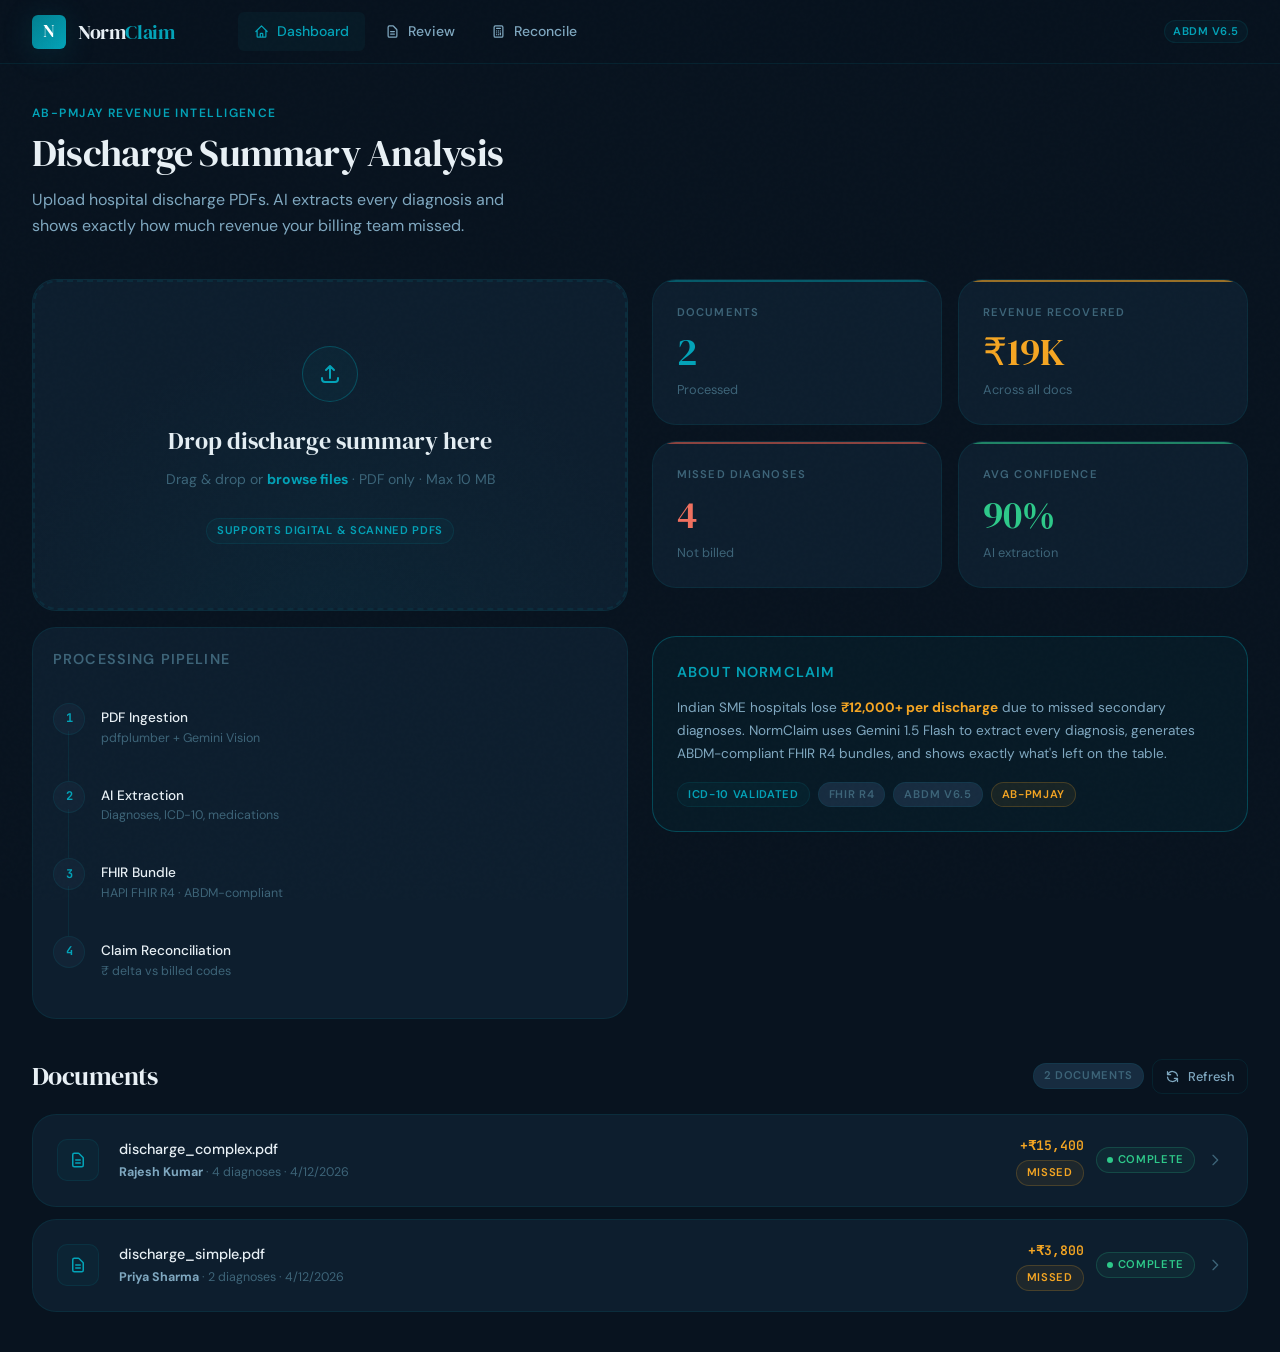
<file: web-dashboard/index.html>
<!DOCTYPE html>
<html lang="en">
<head>
  <meta charset="UTF-8" />
  <meta name="viewport" content="width=device-width, initial-scale=1.0" />
  <title>NormClaim — Revenue Recovery Dashboard</title>
  <link rel="stylesheet" href="assets/style.css" />
  <style>
    /* Page-specific overrides */
    .hero-grid {
      display: grid;
      grid-template-columns: 1fr 1fr;
      gap: var(--sp-6);
      align-items: start;
      margin-bottom: var(--sp-10);
    }
    .upload-card { position: relative; }
    .side-stats { display: flex; flex-direction: column; gap: var(--sp-4); }
    .pipeline-steps {
      display: flex;
      flex-direction: column;
      gap: 0;
      margin-top: var(--sp-4);
    }
    .pipe-step {
      display: flex;
      align-items: flex-start;
      gap: var(--sp-4);
      padding: var(--sp-4) 0;
      position: relative;
    }
    .pipe-step:not(:last-child)::after {
      content: '';
      position: absolute;
      left: 15px; top: 44px;
      width: 1px; height: calc(100% - 12px);
      background: var(--border-subtle);
    }
    .pipe-num {
      width: 32px; height: 32px;
      border-radius: 50%;
      background: var(--bg-elevated);
      border: 1px solid var(--border-subtle);
      display: flex; align-items: center; justify-content: center;
      font-size: 0.75rem; font-weight: 700;
      color: var(--teal-bright);
      flex-shrink: 0;
      font-family: var(--font-mono);
    }
    .pipe-step.active .pipe-num {
      background: var(--teal);
      border-color: var(--teal);
      color: #fff;
      box-shadow: var(--shadow-teal);
    }
    .pipe-text { padding-top: 4px; }
    .pipe-label { font-size: 0.85rem; font-weight: 500; color: var(--text-primary); }
    .pipe-sub   { font-size: 0.78rem; color: var(--text-muted); }

    /* Uploading progress overlay */
    .upload-progress {
      display: none;
      position: absolute;
      inset: 0;
      background: var(--bg-surface);
      border-radius: var(--r-xl);
      flex-direction: column;
      align-items: center;
      justify-content: center;
      gap: var(--sp-5);
      padding: var(--sp-10);
    }
    .upload-progress.visible { display: flex; }
    .progress-label { font-size: 0.875rem; color: var(--text-secondary); }
    .progress-percent { font-family: var(--font-mono); color: var(--teal-bright); }

    /* Documents section */
    .doc-list { display: flex; flex-direction: column; gap: var(--sp-3); }
    .section-header {
      display: flex;
      align-items: center;
      justify-content: space-between;
      margin-bottom: var(--sp-5);
    }
    .section-header h2 { margin: 0; }

    /* Claim bar on doc item */
    .doc-claim-bar {
      display: flex; flex-direction: column; align-items: flex-end; gap: 4px;
      flex-shrink: 0;
    }
    .doc-claim-amount {
      font-family: var(--font-mono);
      font-size: 0.82rem;
      font-weight: 600;
      color: var(--gold);
    }

    @media (max-width: 900px) {
      .hero-grid { grid-template-columns: 1fr; }
    }
  </style>
</head>
<body>

<!-- ── Navigation ─────────────────────────────────────────────── -->
<nav class="nav">
  <a href="index.html" class="nav-logo">
    <div class="nav-logo-mark">N</div>
    <span class="nav-logo-text">Norm<span>Claim</span></span>
  </a>
  <div class="nav-links">
    <a href="index.html" class="nav-link active">
      <svg fill="none" stroke="currentColor" viewBox="0 0 24 24"><path stroke-linecap="round" stroke-linejoin="round" stroke-width="2" d="M3 12l2-2m0 0l7-7 7 7M5 10v10a1 1 0 001 1h3m10-11l2 2m-2-2v10a1 1 0 01-1 1h-3m-6 0a1 1 0 001-1v-4a1 1 0 011-1h2a1 1 0 011 1v4a1 1 0 001 1m-6 0h6"/></svg>
      Dashboard
    </a>
    <a href="review.html" class="nav-link">
      <svg fill="none" stroke="currentColor" viewBox="0 0 24 24"><path stroke-linecap="round" stroke-linejoin="round" stroke-width="2" d="M9 12h6m-6 4h6m2 5H7a2 2 0 01-2-2V5a2 2 0 012-2h5.586a1 1 0 01.707.293l5.414 5.414a1 1 0 01.293.707V19a2 2 0 01-2 2z"/></svg>
      Review
    </a>
    <a href="reconcile.html" class="nav-link">
      <svg fill="none" stroke="currentColor" viewBox="0 0 24 24"><path stroke-linecap="round" stroke-linejoin="round" stroke-width="2" d="M9 7h6m0 10v-3m-3 3h.01M9 17h.01M9 14h.01M12 14h.01M15 11h.01M12 11h.01M9 11h.01M7 21h10a2 2 0 002-2V5a2 2 0 00-2-2H7a2 2 0 00-2 2v14a2 2 0 002 2z"/></svg>
      Reconcile
    </a>
  </div>
  <div class="nav-spacer"></div>
  <span class="nav-badge">ABDM v6.5</span>
</nav>

<!-- ── Main Content ────────────────────────────────────────────── -->
<main class="page-wrapper">

  <!-- Page header -->
  <div class="page-header animate-in">
    <div class="eyebrow">AB-PMJAY Revenue Intelligence</div>
    <h1>Discharge Summary Analysis</h1>
    <p>Upload hospital discharge PDFs. AI extracts every diagnosis and shows exactly how much revenue your billing team missed.</p>
  </div>

  <!-- Upload + side panel -->
  <div class="hero-grid">

    <!-- Upload card -->
    <div class="animate-in-delay-1">
      <div class="upload-card card" style="padding:0; overflow:hidden;">
        <div id="uploadZone" class="upload-zone" onclick="document.getElementById('fileInput').click()">
          <div class="upload-icon">
            <svg width="24" height="24" fill="none" stroke="currentColor" viewBox="0 0 24 24">
              <path stroke-linecap="round" stroke-linejoin="round" stroke-width="2" d="M4 16v1a3 3 0 003 3h10a3 3 0 003-3v-1m-4-8l-4-4m0 0L8 8m4-4v12"/>
            </svg>
          </div>
          <div class="upload-title">Drop discharge summary here</div>
          <p class="upload-sub">Drag &amp; drop or <strong>browse files</strong> · PDF only · Max 10 MB</p>
          <br>
          <span class="badge badge-teal">Supports digital &amp; scanned PDFs</span>
        </div>

        <!-- Progress overlay -->
        <div class="upload-progress" id="uploadProgress">
          <div class="spinner" style="width:40px;height:40px;border-width:3px;"></div>
          <div style="text-align:center;">
            <div id="progressLabel" class="progress-label">Uploading document…</div>
            <div id="progressPercent" class="progress-percent">0%</div>
          </div>
          <div class="w-full" style="max-width:280px;">
            <div class="progress-bar-wrap">
              <div class="progress-bar-fill" id="progressFill" style="width:0%"></div>
            </div>
          </div>
          <p class="text-muted" style="font-size:0.78rem; text-align:center; max-width:260px;">
            Gemini 1.5 Flash is reading all diagnoses including secondary &amp; comorbidities
          </p>
        </div>

        <input type="file" id="fileInput" accept=".pdf" class="sr-only" onchange="handleFileSelect(event)" />
      </div>

      <!-- Pipeline steps -->
      <div class="card mt-4" style="padding: var(--sp-5)">
        <h4 class="mb-3" style="color:var(--text-muted);">Processing Pipeline</h4>
        <div class="pipeline-steps">
          <div class="pipe-step" id="step1">
            <div class="pipe-num">1</div>
            <div class="pipe-text">
              <div class="pipe-label">PDF Ingestion</div>
              <div class="pipe-sub">pdfplumber + Gemini Vision</div>
            </div>
          </div>
          <div class="pipe-step" id="step2">
            <div class="pipe-num">2</div>
            <div class="pipe-text">
              <div class="pipe-label">AI Extraction</div>
              <div class="pipe-sub">Diagnoses, ICD-10, medications</div>
            </div>
          </div>
          <div class="pipe-step" id="step3">
            <div class="pipe-num">3</div>
            <div class="pipe-text">
              <div class="pipe-label">FHIR Bundle</div>
              <div class="pipe-sub">HAPI FHIR R4 · ABDM-compliant</div>
            </div>
          </div>
          <div class="pipe-step" id="step4">
            <div class="pipe-num">4</div>
            <div class="pipe-text">
              <div class="pipe-label">Claim Reconciliation</div>
              <div class="pipe-sub">₹ delta vs billed codes</div>
            </div>
          </div>
        </div>
      </div>
    </div>

    <!-- Side stats -->
    <div class="side-stats animate-in-delay-2">
      <div class="stats-grid" style="grid-template-columns:1fr 1fr;">
        <div class="stat-card teal">
          <div class="stat-label">Documents</div>
          <div class="stat-value teal" id="statDocs">—</div>
          <div class="stat-sub">Processed</div>
        </div>
        <div class="stat-card gold">
          <div class="stat-label">Revenue Recovered</div>
          <div class="stat-value gold" id="statRevenue">—</div>
          <div class="stat-sub">Across all docs</div>
        </div>
        <div class="stat-card red">
          <div class="stat-label">Missed Diagnoses</div>
          <div class="stat-value red" id="statMissed">—</div>
          <div class="stat-sub">Not billed</div>
        </div>
        <div class="stat-card green">
          <div class="stat-label">Avg Confidence</div>
          <div class="stat-value green" id="statConf">—</div>
          <div class="stat-sub">AI extraction</div>
        </div>
      </div>

      <!-- Info card -->
      <div class="card" style="background: var(--teal-faint); border-color: var(--border-active);">
        <h4 class="mb-3 text-teal">About NormClaim</h4>
        <p style="font-size:0.85rem; line-height:1.7;">
          Indian SME hospitals lose <strong style="color:var(--gold);">₹12,000+ per discharge</strong> due to missed secondary diagnoses.
          NormClaim uses Gemini 1.5 Flash to extract every diagnosis, generates ABDM-compliant FHIR R4 bundles,
          and shows exactly what's left on the table.
        </p>
        <div class="flex gap-2 mt-4" style="flex-wrap:wrap;">
          <span class="badge badge-teal">ICD-10 validated</span>
          <span class="badge badge-muted">FHIR R4</span>
          <span class="badge badge-muted">ABDM v6.5</span>
          <span class="badge badge-gold">AB-PMJAY</span>
        </div>
      </div>
    </div>
  </div>

  <!-- Documents list -->
  <div class="animate-in-delay-3">
    <div class="section-header">
      <h2>Documents</h2>
      <div class="flex gap-2 items-center">
        <span id="docCount" class="badge badge-muted">0 documents</span>
        <button class="btn btn-ghost btn-sm" onclick="loadDocuments()">
          <svg width="14" height="14" fill="none" stroke="currentColor" viewBox="0 0 24 24">
            <path stroke-linecap="round" stroke-linejoin="round" stroke-width="2" d="M4 4v5h.582m15.356 2A8.001 8.001 0 004.582 9m0 0H9m11 11v-5h-.581m0 0a8.003 8.003 0 01-15.357-2m15.357 2H15"/>
          </svg>
          Refresh
        </button>
      </div>
    </div>

    <div id="docList" class="doc-list">
      <!-- Empty state -->
      <div class="empty-state" id="emptyState">
        <svg fill="none" stroke="currentColor" viewBox="0 0 24 24">
          <path stroke-linecap="round" stroke-linejoin="round" stroke-width="1.5" d="M9 12h6m-6 4h6m2 5H7a2 2 0 01-2-2V5a2 2 0 012-2h5.586a1 1 0 01.707.293l5.414 5.414a1 1 0 01.293.707V19a2 2 0 01-2 2z"/>
        </svg>
        <h3>No documents yet</h3>
        <p>Upload a discharge summary PDF to get started</p>
      </div>
    </div>
  </div>

</main>

<!-- Toast container -->
<div id="toast-container"></div>

<script>
  const API = (window.location.hostname === 'localhost' || window.location.hostname === '127.0.0.1')
    ? 'http://localhost:8000'
    : 'http://localhost:8000';

  // ── Drag & drop ────────────────────────────────────────────────
  const zone = document.getElementById('uploadZone');

  zone.addEventListener('dragover', e => {
    e.preventDefault();
    zone.classList.add('drag-over');
  });

  zone.addEventListener('dragleave', () => zone.classList.remove('drag-over'));

  zone.addEventListener('drop', e => {
    e.preventDefault();
    zone.classList.remove('drag-over');
    const file = e.dataTransfer.files[0];
    if (file) uploadFile(file);
  });

  function handleFileSelect(e) {
    const file = e.target.files[0];
    if (file) uploadFile(file);
  }

  // ── Pipeline step animation ─────────────────────────────────────
  function activateStep(n) {
    for (let i = 1; i <= 4; i++) {
      const el = document.getElementById(`step${i}`);
      if (el) el.classList.toggle('active', i <= n);
    }
  }

  // ── Upload flow ─────────────────────────────────────────────────
  async function uploadFile(file) {
    if (!file.name.endsWith('.pdf')) {
      showToast('Only PDF files are supported', 'error');
      return;
    }

    const progress = document.getElementById('uploadProgress');
    const fill = document.getElementById('progressFill');
    const label = document.getElementById('progressLabel');
    const percent = document.getElementById('progressPercent');

    zone.style.display = 'none';
    progress.classList.add('visible');
    activateStep(1);

    // Simulate upload progress
    let pct = 0;
    const tick = setInterval(() => {
      pct = Math.min(pct + Math.random() * 8, 90);
      fill.style.width = pct + '%';
      percent.textContent = Math.floor(pct) + '%';
    }, 200);

    try {
      // Step 1: Upload
      const formData = new FormData();
      formData.append('file', file);
      const uploadRes = await fetch(`${API}/api/documents`, {
        method: 'POST',
        body: formData
      });
      if (!uploadRes.ok) throw new Error('Upload failed');
      const { document_id } = await uploadRes.json();
      clearInterval(tick);
      fill.style.width = '30%';
      percent.textContent = '30%';

      // Step 2: Extract
      activateStep(2);
      label.textContent = 'Running AI extraction…';
      const extractRes = await fetch(`${API}/api/extract/${document_id}`, { method: 'POST' });
      if (!extractRes.ok) throw new Error('Extraction failed');
      fill.style.width = '60%';
      percent.textContent = '60%';

      // Step 3: FHIR
      activateStep(3);
      label.textContent = 'Building FHIR bundle…';
      try {
        await fetch(`${API}/api/fhir/${document_id}`, { method: 'POST' });
      } catch (_) { /* FHIR service optional for demo */ }
      fill.style.width = '80%';
      percent.textContent = '80%';

      // Step 4: Reconcile
      activateStep(4);
      label.textContent = 'Running claim reconciliation…';
      const reconRes = await fetch(`${API}/api/reconcile/${document_id}`, { method: 'POST' });
      if (!reconRes.ok) throw new Error('Reconciliation failed');
      const recon = await reconRes.json();
      fill.style.width = '100%';
      percent.textContent = '100%';

      setTimeout(() => {
        progress.classList.remove('visible');
        zone.style.display = '';
        activateStep(0);
        showToast(`Processed! ₹${recon.estimated_claim_delta_inr?.toLocaleString('en-IN') ?? 0} potential recovery found`, 'success');
        loadDocuments();
        // Navigate to reconcile page
        setTimeout(() => {
          sessionStorage.setItem('currentDocId', document_id);
          window.location.href = `reconcile.html?doc=${document_id}`;
        }, 1200);
      }, 600);

    } catch (err) {
      clearInterval(tick);
      progress.classList.remove('visible');
      zone.style.display = '';
      activateStep(0);
      showToast('Error: ' + err.message, 'error');
    }
  }

  // ── Load document list ─────────────────────────────────────────
  async function loadDocuments() {
    try {
      const res = await fetch(`${API}/api/documents`);
      if (!res.ok) throw new Error();
      const docs = await res.json();
      renderDocuments(docs);
      updateStats(docs);
    } catch {
      // If backend not running, show demo state
      renderDocuments(DEMO_DOCS);
      updateStats(DEMO_DOCS);
    }
  }

  function renderDocuments(docs) {
    const list = document.getElementById('docList');
    const empty = document.getElementById('emptyState');
    document.getElementById('docCount').textContent = `${docs.length} document${docs.length !== 1 ? 's' : ''}`;

    if (!docs.length) {
      empty.style.display = '';
      return;
    }
    empty.style.display = 'none';

    list.innerHTML = docs.map(doc => `
      <div class="doc-item animate-in" onclick="openDoc('${doc.id}', '${doc.status}')">
        <div class="doc-icon">
          <svg width="18" height="18" fill="none" stroke="currentColor" viewBox="0 0 24 24">
            <path stroke-linecap="round" stroke-linejoin="round" stroke-width="2" d="M9 12h6m-6 4h6m2 5H7a2 2 0 01-2-2V5a2 2 0 012-2h5.586a1 1 0 01.707.293l5.414 5.414a1 1 0 01.293.707V19a2 2 0 01-2 2z"/>
          </svg>
        </div>
        <div class="doc-meta">
          <div class="doc-name">${doc.filename}</div>
          <div class="doc-details">
            ${doc.patient_name ? `<strong style="color:var(--text-secondary)">${doc.patient_name}</strong> · ` : ''}
            ${doc.diagnosis_count ? `${doc.diagnosis_count} diagnoses` : ''}
            ${doc.uploaded_at ? ` · ${new Date(doc.uploaded_at).toLocaleDateString('en-IN')}` : ''}
          </div>
        </div>
        <div class="doc-actions">
          ${doc.claim_delta ? `<div class="doc-claim-bar">
            <span class="doc-claim-amount">+₹${(doc.claim_delta||0).toLocaleString('en-IN')}</span>
            <span class="badge badge-gold">missed</span>
          </div>` : ''}
          <span class="badge badge-dot ${statusClass(doc.status)}">${doc.status ?? 'pending'}</span>
          <svg width="16" height="16" fill="none" stroke="var(--text-muted)" viewBox="0 0 24 24">
            <path stroke-linecap="round" stroke-linejoin="round" stroke-width="2" d="M9 5l7 7-7 7"/>
          </svg>
        </div>
      </div>
    `).join('');
  }

  function statusClass(s) {
    return { complete: 'status-complete', processing: 'status-processing', failed: 'status-failed' }[s] ?? 'status-pending';
  }

  function updateStats(docs) {
    const complete = docs.filter(d => d.status === 'complete');
    document.getElementById('statDocs').textContent = docs.length;
    const totalRevenue = complete.reduce((a, d) => a + (d.claim_delta || 0), 0);
    document.getElementById('statRevenue').textContent = totalRevenue > 0 ? `₹${(totalRevenue/1000).toFixed(0)}K` : '₹0';
    const totalMissed = complete.reduce((a, d) => a + (d.missed_count || 0), 0);
    document.getElementById('statMissed').textContent = totalMissed;
    const avgConf = complete.length ? complete.reduce((a, d) => a + (d.confidence || 0), 0) / complete.length : 0;
    document.getElementById('statConf').textContent = avgConf > 0 ? (avgConf * 100).toFixed(0) + '%' : '—';
  }

  function openDoc(id, status) {
    sessionStorage.setItem('currentDocId', id);
    if (status === 'complete') {
      window.location.href = `reconcile.html?doc=${id}`;
    } else {
      window.location.href = `review.html?doc=${id}`;
    }
  }

  // ── Toast ──────────────────────────────────────────────────────
  function showToast(msg, type = 'info') {
    const icons = {
      success: '✓', error: '✕', info: 'ℹ', warning: '⚠'
    };
    const c = document.getElementById('toast-container');
    const t = document.createElement('div');
    t.className = `toast ${type}`;
    t.innerHTML = `<span>${icons[type]}</span><span>${msg}</span>`;
    c.appendChild(t);
    setTimeout(() => {
      t.classList.add('removing');
      setTimeout(() => t.remove(), 300);
    }, 4000);
  }

  // ── Demo data (when backend not running) ───────────────────────
  const DEMO_DOCS = [
    {
      id: 'demo-001', filename: 'discharge_complex.pdf',
      patient_name: 'Rajesh Kumar', diagnosis_count: 4,
      status: 'complete', claim_delta: 15400, missed_count: 3,
      confidence: 0.92, uploaded_at: new Date().toISOString()
    },
    {
      id: 'demo-002', filename: 'discharge_simple.pdf',
      patient_name: 'Priya Sharma', diagnosis_count: 2,
      status: 'complete', claim_delta: 3800, missed_count: 1,
      confidence: 0.88, uploaded_at: new Date().toISOString()
    }
  ];

  // ── Init ───────────────────────────────────────────────────────
  loadDocuments();
</script>
</body>
</html>
</file>
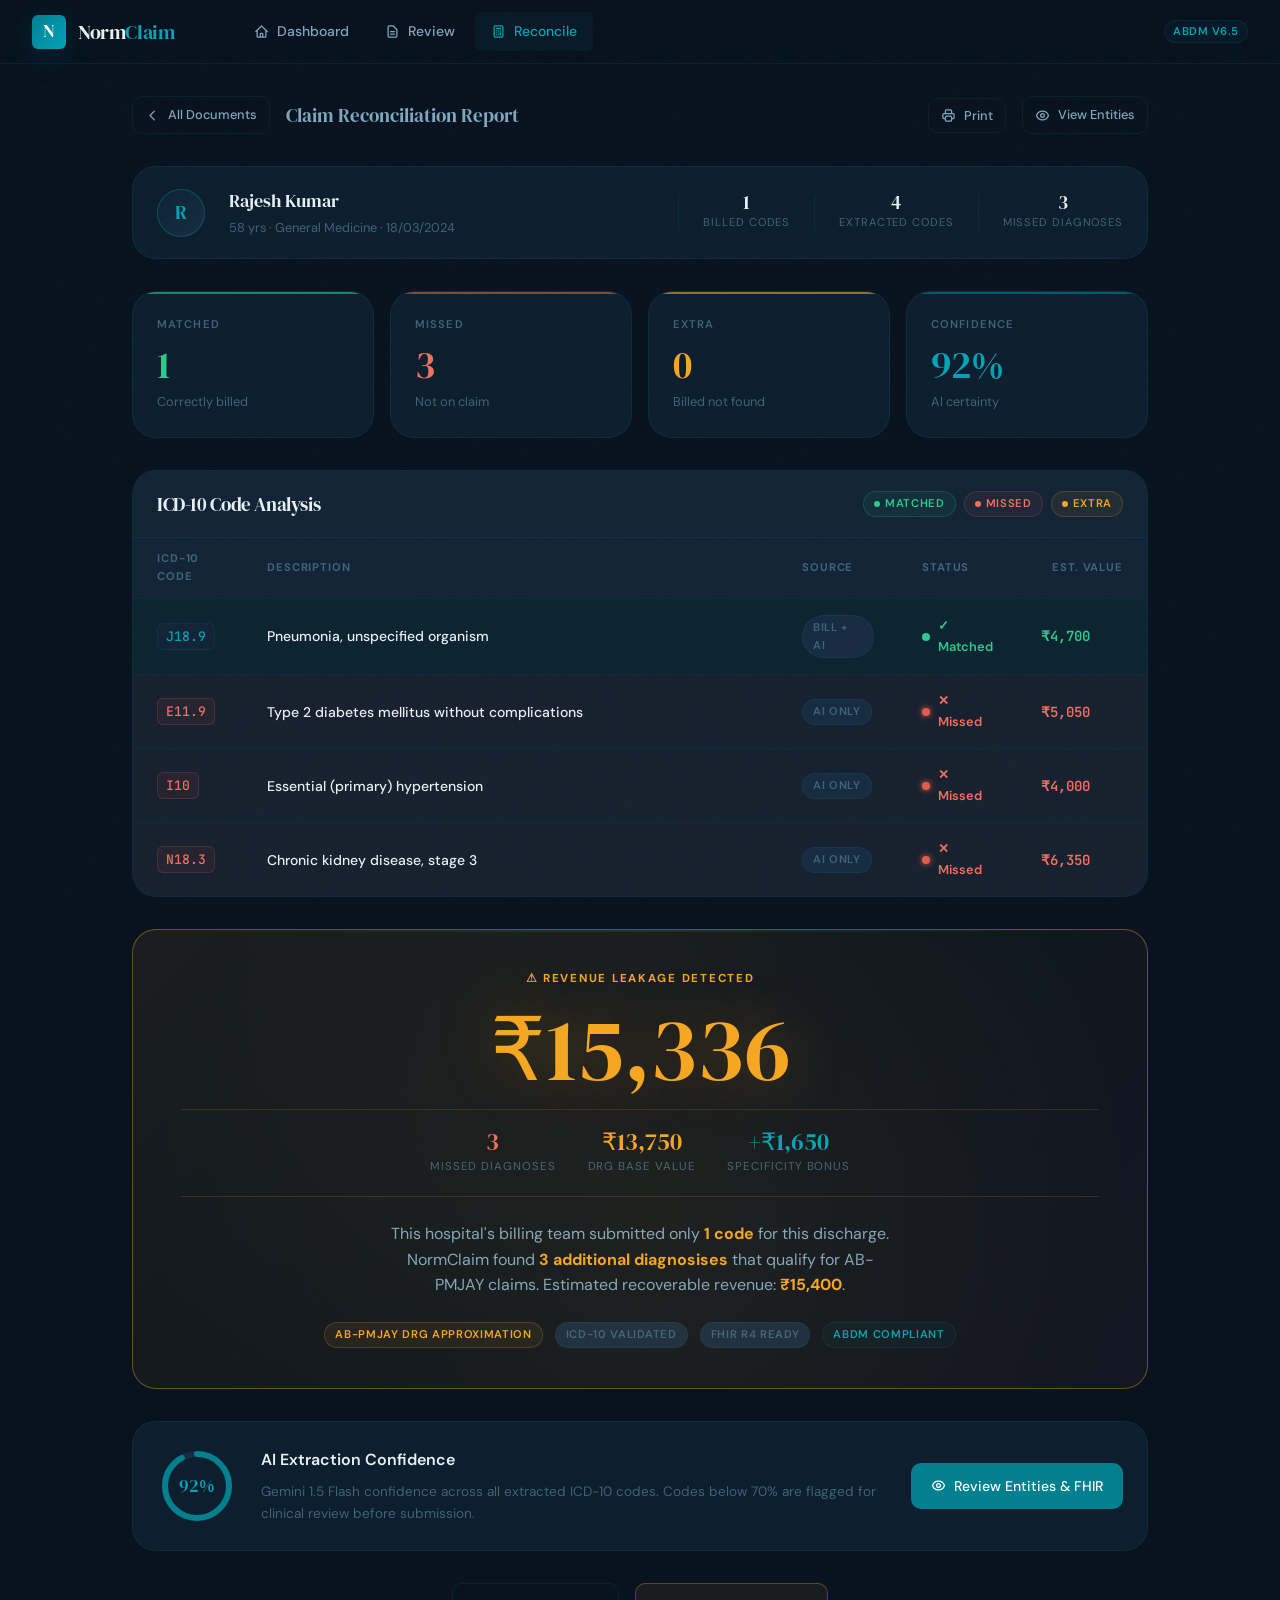
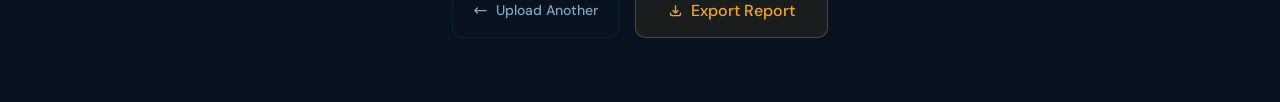
<file: web-dashboard/reconcile.html>
<!DOCTYPE html>
<html lang="en">
<head>
  <meta charset="UTF-8" />
  <meta name="viewport" content="width=device-width, initial-scale=1.0" />
  <title>NormClaim — Claim Reconciliation Report</title>
  <link rel="stylesheet" href="assets/style.css" />
  <style>
    /* ── Reconcile-specific styles ─────────────────────────────── */
    .recon-layout {
      max-width: 1080px;
      margin: 0 auto;
      padding: var(--sp-8) var(--sp-8) var(--sp-16);
    }

    /* Back bar */
    .recon-topbar {
      display: flex;
      align-items: center;
      gap: var(--sp-4);
      margin-bottom: var(--sp-8);
    }

    /* Patient summary strip */
    .patient-strip {
      display: flex;
      align-items: center;
      gap: var(--sp-6);
      background: var(--bg-surface);
      border: 1px solid var(--border-subtle);
      border-radius: var(--r-lg);
      padding: var(--sp-5) var(--sp-6);
      margin-bottom: var(--sp-8);
    }

    .patient-avatar {
      width: 48px; height: 48px;
      background: linear-gradient(135deg, var(--teal-faint), var(--bg-overlay));
      border: 1px solid var(--border-active);
      border-radius: 50%;
      display: flex;
      align-items: center;
      justify-content: center;
      font-family: var(--font-display);
      font-size: 1.2rem;
      color: var(--teal-bright);
      flex-shrink: 0;
    }

    .patient-info { flex: 1; }
    .patient-info-name {
      font-family: var(--font-display);
      font-size: 1.1rem;
      color: var(--text-primary);
      margin-bottom: 2px;
    }
    .patient-info-meta { font-size: 0.8rem; color: var(--text-muted); }

    .strip-divider {
      width: 1px; height: 36px;
      background: var(--border-subtle);
    }

    .strip-stat { text-align: center; }
    .strip-stat-val {
      font-family: var(--font-display);
      font-size: 1.2rem;
      color: var(--text-primary);
      line-height: 1;
    }
    .strip-stat-label { font-size: 0.7rem; color: var(--text-muted); text-transform: uppercase; letter-spacing: 0.08em; margin-top: 2px; }

    /* ICD-10 table */
    .recon-table-wrap {
      background: var(--bg-surface);
      border: 1px solid var(--border-subtle);
      border-radius: var(--r-lg);
      overflow: hidden;
      margin-bottom: var(--sp-8);
    }

    .recon-table-header {
      display: flex;
      align-items: center;
      justify-content: space-between;
      padding: var(--sp-5) var(--sp-6);
      border-bottom: 1px solid var(--border-subtle);
      background: var(--bg-elevated);
    }

    .recon-table-header h3 { margin: 0; }

    table.recon-table {
      width: 100%;
      border-collapse: collapse;
    }

    table.recon-table thead th {
      background: var(--bg-elevated);
      padding: var(--sp-3) var(--sp-6);
      text-align: left;
      font-size: 0.7rem;
      font-weight: 700;
      text-transform: uppercase;
      letter-spacing: 0.08em;
      color: var(--text-muted);
      border-bottom: 1px solid var(--border-subtle);
    }

    table.recon-table thead th:last-child { text-align: right; }

    table.recon-table tbody tr {
      border-bottom: 1px solid var(--border-subtle);
      transition: background var(--t-fast);
    }

    table.recon-table tbody tr:last-child { border-bottom: none; }

    table.recon-table tbody td {
      padding: var(--sp-4) var(--sp-6);
      vertical-align: middle;
    }

    /* Row coloring */
    tr.row-matched { background: rgba(46,201,138,0.04); }
    tr.row-matched:hover { background: rgba(46,201,138,0.08); }
    tr.row-missed  { background: rgba(224,92,75,0.05); }
    tr.row-missed:hover  { background: rgba(224,92,75,0.1); }
    tr.row-extra   { background: rgba(245,166,35,0.04); }
    tr.row-extra:hover   { background: rgba(245,166,35,0.08); }

    /* Status indicator column */
    .status-indicator {
      display: flex;
      align-items: center;
      gap: var(--sp-2);
      font-size: 0.8rem;
      font-weight: 600;
    }

    .status-dot {
      width: 8px; height: 8px;
      border-radius: 50%;
      flex-shrink: 0;
    }

    .matched .status-dot { background: var(--green); }
    .missed  .status-dot { background: var(--red); box-shadow: 0 0 6px var(--red); }
    .extra   .status-dot { background: var(--gold); }

    .matched { color: var(--green); }
    .missed  { color: var(--red-bright); }
    .extra   { color: var(--gold); }

    /* Value column */
    .value-cell {
      text-align: right;
      font-family: var(--font-mono);
      font-size: 0.875rem;
      font-weight: 600;
    }

    .value-cell.missed-val { color: var(--red-bright); }
    .value-cell.matched-val { color: var(--green); }
    .value-cell.muted-val  { color: var(--text-muted); }

    /* Description */
    .diag-desc {
      font-size: 0.875rem;
      font-weight: 500;
      color: var(--text-primary);
    }

    /* ── Delta callout ─────────────────────────────────────────── */
    .delta-section {
      position: relative;
    }

    .delta-callout-full {
      background: linear-gradient(135deg,
        rgba(245,166,35,0.08) 0%,
        rgba(245,166,35,0.03) 50%,
        rgba(224,92,75,0.05) 100%
      );
      border: 1px solid rgba(245,166,35,0.4);
      border-radius: var(--r-xl);
      padding: var(--sp-10) var(--sp-12);
      text-align: center;
      position: relative;
      overflow: hidden;
      margin-bottom: var(--sp-8);
    }

    .delta-callout-full::before {
      content: '';
      position: absolute;
      top: -60%; left: -20%;
      width: 140%; height: 200%;
      background: radial-gradient(circle at 50% 60%, rgba(245,166,35,0.07), transparent 55%);
      pointer-events: none;
    }

    .delta-callout-full .scan-line { opacity: 0.25; }

    .delta-eyebrow {
      font-size: 0.72rem;
      font-weight: 700;
      text-transform: uppercase;
      letter-spacing: 0.15em;
      color: var(--gold);
      margin-bottom: var(--sp-4);
    }

    .delta-rupee {
      font-family: var(--font-display);
      font-size: clamp(3rem, 7vw, 5.5rem);
      color: var(--gold);
      line-height: 1;
      text-shadow: 0 0 60px rgba(245,166,35,0.35);
      margin-bottom: var(--sp-4);
      display: block;
    }

    .delta-description {
      font-size: 1rem;
      color: var(--text-secondary);
      max-width: 500px;
      margin: 0 auto var(--sp-6);
      line-height: 1.6;
    }

    .delta-description strong { color: var(--gold); }

    .delta-badges {
      display: flex;
      justify-content: center;
      gap: var(--sp-3);
      flex-wrap: wrap;
    }

    /* Breakdown strip inside delta box */
    .delta-breakdown {
      display: flex;
      justify-content: center;
      gap: var(--sp-8);
      margin-bottom: var(--sp-6);
      padding: var(--sp-5) 0;
      border-top: 1px solid rgba(245,166,35,0.15);
      border-bottom: 1px solid rgba(245,166,35,0.15);
    }

    .delta-item { text-align: center; }
    .delta-item-val {
      font-family: var(--font-display);
      font-size: 1.5rem;
      line-height: 1;
      margin-bottom: 4px;
    }
    .delta-item-label { font-size: 0.72rem; text-transform: uppercase; letter-spacing: 0.08em; color: var(--text-muted); }

    /* Confidence gauge */
    .confidence-section {
      margin-bottom: var(--sp-8);
    }

    .conf-gauge-wrap {
      background: var(--bg-surface);
      border: 1px solid var(--border-subtle);
      border-radius: var(--r-lg);
      padding: var(--sp-6);
      display: flex;
      align-items: center;
      gap: var(--sp-6);
    }

    .conf-gauge {
      position: relative;
      width: 80px; height: 80px;
      flex-shrink: 0;
    }

    .conf-gauge svg { transform: rotate(-90deg); }

    .conf-gauge-val {
      position: absolute;
      inset: 0;
      display: flex;
      align-items: center;
      justify-content: center;
      font-family: var(--font-display);
      font-size: 1.1rem;
      color: var(--teal-bright);
    }

    .conf-detail { flex: 1; }
    .conf-title {
      font-weight: 600;
      color: var(--text-primary);
      margin-bottom: var(--sp-2);
    }
    .conf-sub { font-size: 0.85rem; color: var(--text-muted); }

    /* Action buttons row */
    .action-row {
      display: flex;
      gap: var(--sp-4);
      justify-content: center;
      margin-top: var(--sp-8);
    }

    /* Number counter animation */
    .counting { transition: all 0.05s; }

    @media (max-width: 768px) {
      .recon-layout { padding: var(--sp-5) var(--sp-4) var(--sp-12); }
      .patient-strip { flex-wrap: wrap; gap: var(--sp-4); }
      .strip-divider { display: none; }
      .delta-callout-full { padding: var(--sp-6) var(--sp-5); }
      .delta-breakdown { gap: var(--sp-5); }
    }
  </style>
</head>
<body>

<nav class="nav">
  <a href="index.html" class="nav-logo">
    <div class="nav-logo-mark">N</div>
    <span class="nav-logo-text">Norm<span>Claim</span></span>
  </a>
  <div class="nav-links">
    <a href="index.html" class="nav-link">
      <svg fill="none" stroke="currentColor" viewBox="0 0 24 24"><path stroke-linecap="round" stroke-linejoin="round" stroke-width="2" d="M3 12l2-2m0 0l7-7 7 7M5 10v10a1 1 0 001 1h3m10-11l2 2m-2-2v10a1 1 0 01-1 1h-3m-6 0a1 1 0 001-1v-4a1 1 0 011-1h2a1 1 0 011 1v4a1 1 0 001 1m-6 0h6"/></svg>
      Dashboard
    </a>
    <a href="review.html" class="nav-link">
      <svg fill="none" stroke="currentColor" viewBox="0 0 24 24"><path stroke-linecap="round" stroke-linejoin="round" stroke-width="2" d="M9 12h6m-6 4h6m2 5H7a2 2 0 01-2-2V5a2 2 0 012-2h5.586a1 1 0 01.707.293l5.414 5.414a1 1 0 01.293.707V19a2 2 0 01-2 2z"/></svg>
      Review
    </a>
    <a href="reconcile.html" class="nav-link active">
      <svg fill="none" stroke="currentColor" viewBox="0 0 24 24"><path stroke-linecap="round" stroke-linejoin="round" stroke-width="2" d="M9 7h6m0 10v-3m-3 3h.01M9 17h.01M9 14h.01M12 14h.01M15 11h.01M12 11h.01M9 11h.01M7 21h10a2 2 0 002-2V5a2 2 0 00-2-2H7a2 2 0 00-2 2v14a2 2 0 002 2z"/></svg>
      Reconcile
    </a>
  </div>
  <div class="nav-spacer"></div>
  <span class="nav-badge">ABDM v6.5</span>
</nav>

<main class="recon-layout">

  <!-- Top bar -->
  <div class="recon-topbar animate-in">
    <a href="index.html" class="btn btn-ghost btn-sm">
      <svg width="14" height="14" fill="none" stroke="currentColor" viewBox="0 0 24 24">
        <path stroke-linecap="round" stroke-linejoin="round" stroke-width="2" d="M15 19l-7-7 7-7"/>
      </svg>
      All Documents
    </a>
    <div style="flex:1; font-family:var(--font-display); font-size:1.2rem; color:var(--text-secondary);">
      Claim Reconciliation Report
    </div>
    <button class="btn btn-ghost btn-sm" onclick="window.print()">
      <svg width="14" height="14" fill="none" stroke="currentColor" viewBox="0 0 24 24">
        <path stroke-linecap="round" stroke-linejoin="round" stroke-width="2" d="M17 17h2a2 2 0 002-2v-4a2 2 0 00-2-2H5a2 2 0 00-2 2v4a2 2 0 002 2h2m2 4h6a2 2 0 002-2v-4a2 2 0 00-2-2H9a2 2 0 00-2 2v4a2 2 0 002 2zm8-12V5a2 2 0 00-2-2H9a2 2 0 00-2 2v4h10z"/>
      </svg>
      Print
    </button>
    <a id="reviewLink" href="review.html" class="btn btn-ghost btn-sm">
      <svg width="14" height="14" fill="none" stroke="currentColor" viewBox="0 0 24 24">
        <path stroke-linecap="round" stroke-linejoin="round" stroke-width="2" d="M15 12a3 3 0 11-6 0 3 3 0 016 0z"/>
        <path stroke-linecap="round" stroke-linejoin="round" stroke-width="2" d="M2.458 12C3.732 7.943 7.523 5 12 5c4.478 0 8.268 2.943 9.542 7-1.274 4.057-5.064 7-9.542 7-4.477 0-8.268-2.943-9.542-7z"/>
      </svg>
      View Entities
    </a>
  </div>

  <!-- Patient strip -->
  <div class="patient-strip animate-in-delay-1" id="patientStrip">
    <div class="patient-avatar" id="patientAvatar">R</div>
    <div class="patient-info">
      <div class="patient-info-name" id="patientName">Loading…</div>
      <div class="patient-info-meta" id="patientMeta">—</div>
    </div>
    <div class="strip-divider"></div>
    <div class="strip-stat">
      <div class="strip-stat-val" id="stripBilled">—</div>
      <div class="strip-stat-label">Billed codes</div>
    </div>
    <div class="strip-divider"></div>
    <div class="strip-stat">
      <div class="strip-stat-val" id="stripExtracted">—</div>
      <div class="strip-stat-label">Extracted codes</div>
    </div>
    <div class="strip-divider"></div>
    <div class="strip-stat">
      <div class="strip-stat-val text-red" id="stripMissed">—</div>
      <div class="strip-stat-label">Missed diagnoses</div>
    </div>
  </div>

  <!-- 4 Stat cards -->
  <div class="stats-grid animate-in-delay-2" style="grid-template-columns: repeat(4, 1fr); margin-bottom: var(--sp-8);">
    <div class="stat-card green">
      <div class="stat-label">Matched</div>
      <div class="stat-value green" id="statMatched">—</div>
      <div class="stat-sub">Correctly billed</div>
    </div>
    <div class="stat-card red">
      <div class="stat-label">Missed</div>
      <div class="stat-value red" id="statMissed">—</div>
      <div class="stat-sub">Not on claim</div>
    </div>
    <div class="stat-card gold">
      <div class="stat-label">Extra</div>
      <div class="stat-value gold" id="statExtra">—</div>
      <div class="stat-sub">Billed not found</div>
    </div>
    <div class="stat-card teal">
      <div class="stat-label">Confidence</div>
      <div class="stat-value teal" id="statConf">—</div>
      <div class="stat-sub">AI certainty</div>
    </div>
  </div>

  <!-- ICD-10 Reconciliation Table -->
  <div class="recon-table-wrap animate-in-delay-3">
    <div class="recon-table-header">
      <h3>ICD-10 Code Analysis</h3>
      <div class="flex gap-2">
        <span class="badge badge-green badge-dot">matched</span>
        <span class="badge badge-red badge-dot">missed</span>
        <span class="badge badge-gold badge-dot">extra</span>
      </div>
    </div>
    <table class="recon-table">
      <thead>
        <tr>
          <th style="width:110px">ICD-10 Code</th>
          <th>Description</th>
          <th style="width:120px">Source</th>
          <th style="width:100px">Status</th>
          <th style="width:130px">Est. Value</th>
        </tr>
      </thead>
      <tbody id="reconTableBody">
        <tr>
          <td colspan="5" style="text-align:center; padding:var(--sp-10); color:var(--text-muted);">
            <div class="spinner"></div>
          </td>
        </tr>
      </tbody>
    </table>
  </div>

  <!-- ₹ Delta Callout Box — THE DEMO PUNCHLINE -->
  <div class="delta-callout-full animate-in-delay-4" id="deltaBox">
    <div class="scan-line"></div>

    <div class="delta-eyebrow">⚠ Revenue Leakage Detected</div>

    <span class="delta-rupee" id="deltaAmount">₹0</span>

    <!-- Breakdown -->
    <div class="delta-breakdown" id="deltaBreakdown">
      <div class="delta-item">
        <div class="delta-item-val text-red" id="dbMissedCount">0</div>
        <div class="delta-item-label">Missed diagnoses</div>
      </div>
      <div class="delta-item">
        <div class="delta-item-val text-gold" id="dbBaseVal">₹0</div>
        <div class="delta-item-label">DRG base value</div>
      </div>
      <div class="delta-item">
        <div class="delta-item-val text-teal" id="dbSpecBonus">₹0</div>
        <div class="delta-item-label">Specificity bonus</div>
      </div>
    </div>

    <p class="delta-description">
      This hospital's billing team submitted only <strong id="dbBilledCodes">1 code</strong> for this discharge.
      NormClaim found <strong id="dbMissedDesc">3 additional diagnoses</strong> that qualify for AB-PMJAY claims.
      Estimated recoverable revenue: <strong id="dbDeltaInline">₹0</strong>.
    </p>

    <div class="delta-badges">
      <span class="badge badge-gold">AB-PMJAY DRG approximation</span>
      <span class="badge badge-muted">ICD-10 validated</span>
      <span class="badge badge-muted">FHIR R4 ready</span>
      <span class="badge badge-teal">ABDM compliant</span>
    </div>
  </div>

  <!-- Confidence gauge -->
  <div class="conf-gauge-wrap animate-in-delay-4">
    <div class="conf-gauge">
      <svg width="80" height="80" viewBox="0 0 80 80">
        <circle cx="40" cy="40" r="32" fill="none" stroke="var(--bg-overlay)" stroke-width="6"/>
        <circle cx="40" cy="40" r="32" fill="none" stroke="var(--teal)"
          stroke-width="6" stroke-linecap="round"
          stroke-dasharray="201"
          stroke-dashoffset="201"
          id="confCircle"
          style="transition: stroke-dashoffset 1.2s ease;"/>
      </svg>
      <div class="conf-gauge-val" id="confGaugeVal">—</div>
    </div>
    <div class="conf-detail">
      <div class="conf-title">AI Extraction Confidence</div>
      <div class="conf-sub">
        Gemini 1.5 Flash confidence across all extracted ICD-10 codes.
        Codes below 70% are flagged for clinical review before submission.
      </div>
    </div>
    <div style="flex-shrink:0; text-align:right;">
      <a id="reviewLinkBtn" href="review.html" class="btn btn-primary">
        <svg width="15" height="15" fill="none" stroke="currentColor" viewBox="0 0 24 24">
          <path stroke-linecap="round" stroke-linejoin="round" stroke-width="2" d="M15 12a3 3 0 11-6 0 3 3 0 016 0z"/>
          <path stroke-linecap="round" stroke-linejoin="round" stroke-width="2" d="M2.458 12C3.732 7.943 7.523 5 12 5c4.478 0 8.268 2.943 9.542 7-1.274 4.057-5.064 7-9.542 7-4.477 0-8.268-2.943-9.542-7z"/>
        </svg>
        Review Entities &amp; FHIR
      </a>
    </div>
  </div>

  <!-- Action buttons -->
  <div class="action-row">
    <button class="btn btn-ghost" onclick="window.location.href='index.html'">
      <svg width="15" height="15" fill="none" stroke="currentColor" viewBox="0 0 24 24">
        <path stroke-linecap="round" stroke-linejoin="round" stroke-width="2" d="M7 16l-4-4m0 0l4-4m-4 4h18"/>
      </svg>
      Upload Another
    </button>
    <button class="btn btn-gold btn-lg" onclick="exportReport()">
      <svg width="15" height="15" fill="none" stroke="currentColor" viewBox="0 0 24 24">
        <path stroke-linecap="round" stroke-linejoin="round" stroke-width="2" d="M4 16v1a3 3 0 003 3h10a3 3 0 003-3v-1m-4-4l-4 4m0 0l-4-4m4 4V4"/>
      </svg>
      Export Report
    </button>
  </div>

</main>

<div id="toast-container"></div>

<script>
  const API = 'http://localhost:8000';
  const params = new URLSearchParams(window.location.search);
  const docId = params.get('doc') || sessionStorage.getItem('currentDocId') || 'demo-001';

  // ── Load reconciliation data ─────────────────────────────────────
  async function loadReconciliation() {
    try {
      const res = await fetch(`${API}/api/reconcile/${docId}`);
      if (!res.ok) throw new Error();
      const data = await res.json();
      render(data);
    } catch {
      render(DEMO_REPORT);
    }
  }

  // ── Render ────────────────────────────────────────────────────────
  function render(report) {
    // Links
    document.getElementById('reviewLink').href = `review.html?doc=${docId}`;
    document.getElementById('reviewLinkBtn').href = `review.html?doc=${docId}`;

    // Patient / encounter strip (use extraction if available separately)
    document.getElementById('patientName').textContent = report.patient_name || 'Patient';
    document.getElementById('patientMeta').textContent =
      [report.patient_age && `${report.patient_age} yrs`, report.ward, report.discharge_date]
        .filter(Boolean).join(' · ') || 'Discharge summary';

    const initial = (report.patient_name || 'P')[0].toUpperCase();
    document.getElementById('patientAvatar').textContent = initial;

    document.getElementById('stripBilled').textContent    = report.total_billed_codes ?? '—';
    document.getElementById('stripExtracted').textContent = report.total_extracted_codes ?? '—';
    document.getElementById('stripMissed').textContent    = report.missed?.length ?? '—';

    // Stat cards
    document.getElementById('statMatched').textContent = report.matched?.length ?? 0;
    document.getElementById('statMissed').textContent  = report.missed?.length ?? 0;
    document.getElementById('statExtra').textContent   = report.extra?.length ?? 0;
    const confPct = Math.round((report.confidence || 0) * 100);
    document.getElementById('statConf').textContent    = confPct + '%';

    // Table
    const allItems = [
      ...(report.matched || []),
      ...(report.missed  || []),
      ...(report.extra   || [])
    ];
    renderTable(allItems);

    // Delta callout
    renderDelta(report);

    // Confidence gauge
    const circumference = 201;
    const offset = circumference * (1 - (report.confidence || 0));
    setTimeout(() => {
      document.getElementById('confCircle').style.strokeDashoffset = offset;
      document.getElementById('confGaugeVal').textContent = confPct + '%';
    }, 400);
  }

  function renderTable(items) {
    const tbody = document.getElementById('reconTableBody');
    if (!items.length) {
      tbody.innerHTML = `<tr><td colspan="5" style="text-align:center; padding:var(--sp-8); color:var(--text-muted);">No data available</td></tr>`;
      return;
    }

    tbody.innerHTML = items.map((item, i) => {
      const statusInfo = {
        matched: { cls: 'row-matched', dotCls: 'matched', label: '✓ Matched' },
        missed:  { cls: 'row-missed',  dotCls: 'missed',  label: '✕ Missed'  },
        extra:   { cls: 'row-extra',   dotCls: 'extra',   label: '+ Extra'   }
      }[item.status] || { cls: '', dotCls: 'muted', label: item.status };

      const source = item.status === 'extra' ? 'Bill only' :
                     item.status === 'matched' ? 'Bill + AI' : 'AI only';

      const valDisplay = item.estimated_value_inr
        ? `<span class="value-cell ${item.status === 'missed' ? 'missed-val' : item.status === 'matched' ? 'matched-val' : 'muted-val'}">₹${item.estimated_value_inr.toLocaleString('en-IN')}</span>`
        : `<span class="value-cell muted-val">—</span>`;

      const icdCls = item.status === 'missed' ? 'missed' : item.status === 'extra' ? 'extra' : '';

      return `
        <tr class="${statusInfo.cls}" style="animation: fade-in 0.3s ${i * 50}ms both;">
          <td><span class="icd-code ${icdCls}">${item.icd10_code}</span></td>
          <td class="diag-desc">${item.description || '—'}</td>
          <td><span class="badge badge-muted">${source}</span></td>
          <td>
            <span class="status-indicator ${statusInfo.dotCls}">
              <span class="status-dot"></span>
              ${statusInfo.label}
            </span>
          </td>
          <td>${valDisplay}</td>
        </tr>
      `;
    }).join('');
  }

  function renderDelta(report) {
    const delta = report.estimated_claim_delta_inr || 0;
    const missed = report.missed || [];
    const billed = report.total_billed_codes || 1;

    // Animate count-up
    animateCountUp('deltaAmount', delta, v => `₹${Math.floor(v).toLocaleString('en-IN')}`);

    document.getElementById('dbMissedCount').textContent = missed.length;
    const baseVal = missed.reduce((sum, m) => sum + (m.estimated_value_inr || 0), 0);
    const specBonus = missed.reduce((sum, m) => {
      const code = (m.icd10_code || '').replace('.', '');
      return sum + code.length * 150;
    }, 0);

    document.getElementById('dbBaseVal').textContent  = `₹${(baseVal - specBonus).toLocaleString('en-IN')}`;
    document.getElementById('dbSpecBonus').textContent = `+₹${specBonus.toLocaleString('en-IN')}`;

    document.getElementById('dbBilledCodes').textContent =
      `${billed} code${billed !== 1 ? 's' : ''}`;
    document.getElementById('dbMissedDesc').textContent =
      `${missed.length} additional diagnosis${missed.length !== 1 ? 'es' : ''}`;
    document.getElementById('dbDeltaInline').textContent = `₹${delta.toLocaleString('en-IN')}`;
  }

  // ── Animated counter ──────────────────────────────────────────────
  function animateCountUp(id, target, formatter) {
    const el = document.getElementById(id);
    const duration = 1400;
    const start = performance.now();
    function frame(now) {
      const t = Math.min((now - start) / duration, 1);
      const ease = 1 - Math.pow(1 - t, 3); // ease out cubic
      el.textContent = formatter(ease * target);
      if (t < 1) requestAnimationFrame(frame);
      else el.textContent = formatter(target);
    }
    requestAnimationFrame(frame);
  }

  // ── Export ────────────────────────────────────────────────────────
  function exportReport() {
    const data = {
      generated: new Date().toISOString(),
      document_id: docId,
      note: 'NormClaim reconciliation report — see reconcile.html for full data'
    };
    const blob = new Blob([JSON.stringify(data, null, 2)], { type: 'application/json' });
    const url = URL.createObjectURL(blob);
    const a = document.createElement('a');
    a.href = url;
    a.download = `normclaim-report-${docId}.json`;
    a.click();
    showToast('Report exported', 'success');
  }

  // ── Toast ──────────────────────────────────────────────────────────
  function showToast(msg, type = 'info') {
    const icons = { success: '✓', error: '✕', info: 'ℹ', warning: '⚠' };
    const c = document.getElementById('toast-container');
    const t = document.createElement('div');
    t.className = `toast ${type}`;
    t.innerHTML = `<span>${icons[type]}</span><span>${msg}</span>`;
    c.appendChild(t);
    setTimeout(() => { t.classList.add('removing'); setTimeout(() => t.remove(), 300); }, 4000);
  }

  // ── Demo data ─────────────────────────────────────────────────────
  const DEMO_REPORT = {
    document_id: 'demo-001',
    patient_name: 'Rajesh Kumar',
    patient_age: 58,
    ward: 'General Medicine',
    discharge_date: '18/03/2024',
    total_billed_codes: 1,
    total_extracted_codes: 4,
    confidence: 0.92,
    estimated_claim_delta_inr: 15400,
    matched: [
      { icd10_code: 'J18.9', description: 'Pneumonia, unspecified organism', status: 'matched', estimated_value_inr: 4700 }
    ],
    missed: [
      { icd10_code: 'E11.9', description: 'Type 2 diabetes mellitus without complications', status: 'missed', estimated_value_inr: 5050 },
      { icd10_code: 'I10',   description: 'Essential (primary) hypertension',               status: 'missed', estimated_value_inr: 4000 },
      { icd10_code: 'N18.3', description: 'Chronic kidney disease, stage 3',                status: 'missed', estimated_value_inr: 6350 }
    ],
    extra: []
  };

  loadReconciliation();
</script>
</body>
</html>
</file>
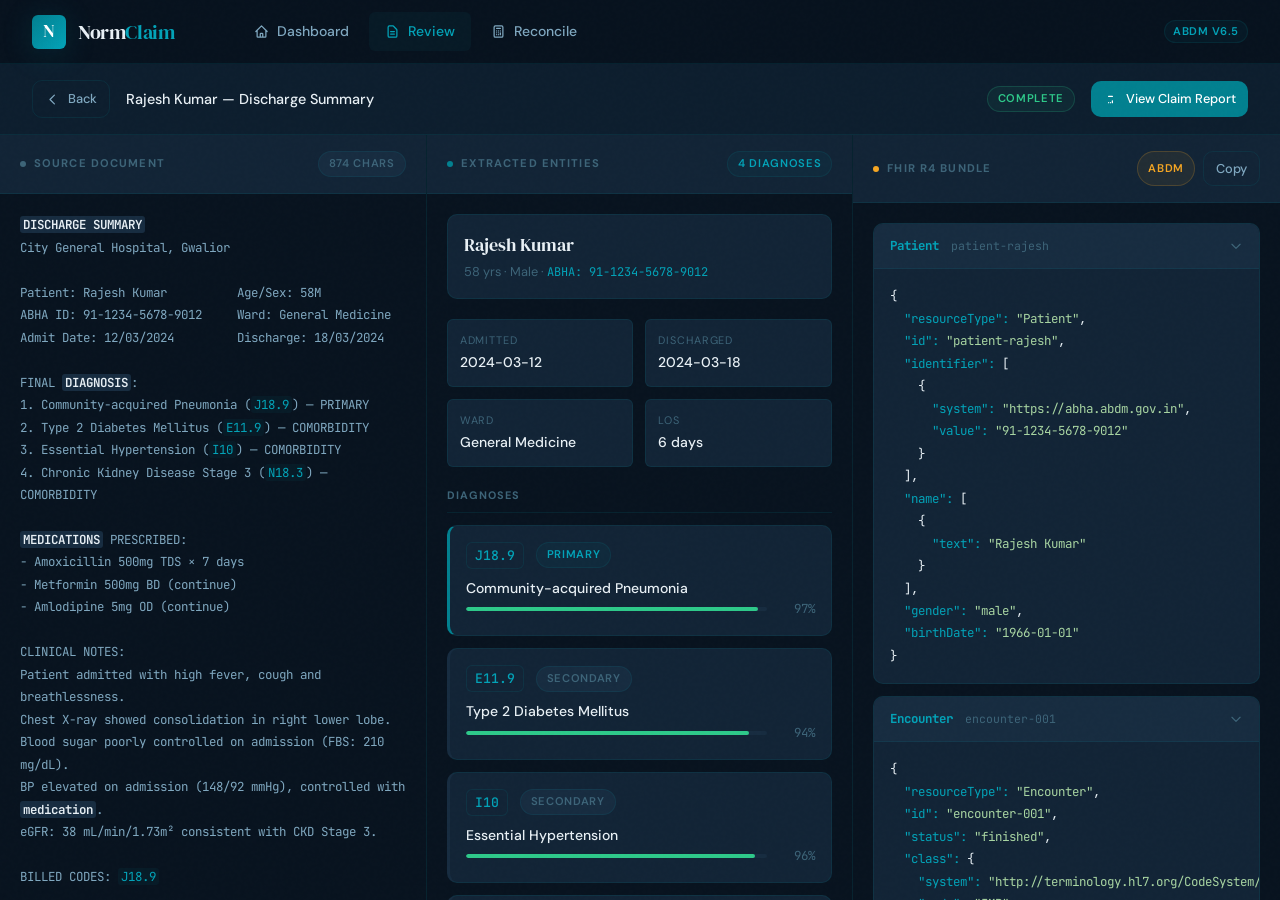
<file: web-dashboard/review.html>
<!DOCTYPE html>
<html lang="en">
<head>
  <meta charset="UTF-8" />
  <meta name="viewport" content="width=device-width, initial-scale=1.0" />
  <title>NormClaim — Document Review</title>
  <link rel="stylesheet" href="assets/style.css" />
  <style>
    body { overflow: hidden; }
    @media (max-width: 900px) { body { overflow: auto; } }

    .review-layout {
      display: flex;
      flex-direction: column;
      height: calc(100vh - var(--nav-h));
    }

    /* Subheader */
    .review-bar {
      display: flex;
      align-items: center;
      gap: var(--sp-4);
      padding: var(--sp-4) var(--sp-8);
      border-bottom: 1px solid var(--border-subtle);
      background: var(--bg-surface);
      flex-shrink: 0;
    }

    .review-bar-title {
      font-size: 0.9rem;
      font-weight: 500;
      color: var(--text-primary);
      flex: 1;
    }

    .review-bar-meta {
      font-size: 0.78rem;
      color: var(--text-muted);
    }

    /* Three-column body */
    .three-col {
      display: grid;
      grid-template-columns: 1fr 1fr 1fr;
      gap: 0;
      flex: 1;
      overflow: hidden;
    }

    .col-panel {
      display: flex;
      flex-direction: column;
      overflow: hidden;
      border-right: 1px solid var(--border-subtle);
    }
    .col-panel:last-child { border-right: none; }

    .col-header {
      display: flex;
      align-items: center;
      justify-content: space-between;
      padding: var(--sp-4) var(--sp-5);
      border-bottom: 1px solid var(--border-subtle);
      background: var(--bg-elevated);
      flex-shrink: 0;
    }

    .col-title {
      font-size: 0.7rem;
      font-weight: 700;
      text-transform: uppercase;
      letter-spacing: 0.1em;
      color: var(--text-muted);
      display: flex;
      align-items: center;
      gap: var(--sp-2);
    }

    .col-title-dot {
      width: 6px; height: 6px;
      border-radius: 50%;
      background: var(--accent, var(--teal));
    }

    .col-body {
      flex: 1;
      overflow-y: auto;
      padding: var(--sp-5);
      font-size: 0.875rem;
    }

    /* Raw text column */
    .raw-text {
      font-family: var(--font-mono);
      font-size: 0.78rem;
      line-height: 1.8;
      color: var(--text-secondary);
      white-space: pre-wrap;
      word-break: break-word;
    }

    /* Patient summary card */
    .patient-card {
      background: var(--bg-elevated);
      border: 1px solid var(--border-subtle);
      border-radius: var(--r-md);
      padding: var(--sp-4);
      margin-bottom: var(--sp-5);
    }

    .patient-name {
      font-family: var(--font-display);
      font-size: 1.1rem;
      color: var(--text-primary);
      margin-bottom: 2px;
    }

    .patient-meta {
      font-size: 0.8rem;
      color: var(--text-muted);
    }

    /* Diagnosis rows */
    .diagnosis-list { display: flex; flex-direction: column; gap: var(--sp-3); }

    .diag-row {
      background: var(--bg-elevated);
      border: 1px solid var(--border-subtle);
      border-radius: var(--r-md);
      padding: var(--sp-4);
      transition: border-color var(--t-fast);
    }

    .diag-row:hover { border-color: var(--border-active); }
    .diag-row.primary { border-left: 3px solid var(--teal); }
    .diag-row.secondary { border-left: 3px solid var(--bg-overlay); }

    .diag-header {
      display: flex;
      align-items: center;
      gap: var(--sp-3);
      margin-bottom: var(--sp-2);
    }

    .diag-text {
      font-size: 0.875rem;
      font-weight: 500;
      color: var(--text-primary);
      flex: 1;
    }

    .diag-footer {
      display: flex;
      align-items: center;
      gap: var(--sp-3);
    }

    /* Medications & procedures */
    .entity-section { margin-bottom: var(--sp-6); }
    .entity-section-title {
      font-size: 0.68rem;
      font-weight: 700;
      text-transform: uppercase;
      letter-spacing: 0.1em;
      color: var(--text-muted);
      margin-bottom: var(--sp-3);
      padding-bottom: var(--sp-2);
      border-bottom: 1px solid var(--border-subtle);
    }

    .med-row {
      display: flex;
      align-items: center;
      gap: var(--sp-3);
      padding: var(--sp-2) 0;
      border-bottom: 1px solid var(--border-subtle);
      font-size: 0.85rem;
    }

    .med-row:last-child { border-bottom: none; }
    .med-name { font-weight: 500; color: var(--text-primary); flex: 1; }
    .med-dose { font-family: var(--font-mono); font-size: 0.78rem; color: var(--green); }
    .med-dur  { font-size: 0.75rem; color: var(--text-muted); }

    /* FHIR JSON column */
    .fhir-tree { font-family: var(--font-mono); font-size: 0.78rem; line-height: 1.8; }

    .json-line { display: block; }
    .json-key    { color: var(--teal-bright); }
    .json-string { color: #a8d5a2; }
    .json-number { color: var(--gold); }
    .json-bool   { color: var(--red-bright); }
    .json-null   { color: var(--text-muted); font-style: italic; }
    .json-bracket { color: var(--text-muted); }

    .fhir-resource-block {
      background: var(--bg-elevated);
      border: 1px solid var(--border-subtle);
      border-radius: var(--r-md);
      margin-bottom: var(--sp-3);
      overflow: hidden;
    }

    .fhir-resource-header {
      display: flex;
      align-items: center;
      gap: var(--sp-3);
      padding: var(--sp-3) var(--sp-4);
      background: var(--bg-overlay);
      cursor: pointer;
      user-select: none;
      border-bottom: 1px solid var(--border-subtle);
    }

    .fhir-resource-header:hover { background: var(--teal-faint); }

    .fhir-resource-type {
      font-size: 0.78rem;
      font-weight: 700;
      color: var(--teal-bright);
      font-family: var(--font-mono);
    }

    .fhir-resource-id {
      font-size: 0.72rem;
      color: var(--text-muted);
      font-family: var(--font-mono);
      flex: 1;
    }

    .fhir-chevron { color: var(--text-muted); transition: transform var(--t-fast); }
    .fhir-resource-block.open .fhir-chevron { transform: rotate(90deg); }

    .fhir-resource-body {
      display: none;
      padding: var(--sp-4);
    }
    .fhir-resource-block.open .fhir-resource-body { display: block; }

    /* Encounter info */
    .encounter-grid {
      display: grid;
      grid-template-columns: 1fr 1fr;
      gap: var(--sp-3);
      margin-bottom: var(--sp-5);
    }

    .enc-field {
      background: var(--bg-elevated);
      border: 1px solid var(--border-subtle);
      border-radius: var(--r-sm);
      padding: var(--sp-3);
    }

    .enc-label { font-size: 0.68rem; text-transform: uppercase; letter-spacing: 0.08em; color: var(--text-muted); margin-bottom: 2px; }
    .enc-value { font-size: 0.875rem; font-weight: 500; color: var(--text-primary); }

    /* Loading skeleton */
    .skeleton {
      background: linear-gradient(90deg, var(--bg-elevated) 25%, var(--bg-overlay) 50%, var(--bg-elevated) 75%);
      background-size: 200% 100%;
      animation: skel 1.5s ease infinite;
      border-radius: var(--r-sm);
      height: 14px;
      margin-bottom: var(--sp-3);
    }
    @keyframes skel { 0% { background-position: 200% 0; } 100% { background-position: -200% 0; } }

    @media (max-width: 900px) {
      body { overflow: auto; }
      .three-col { grid-template-columns: 1fr; height: auto; }
      .col-panel { border-right: none; border-bottom: 1px solid var(--border-subtle); min-height: 400px; }
    }
  </style>
</head>
<body>

<!-- Nav -->
<nav class="nav">
  <a href="index.html" class="nav-logo">
    <div class="nav-logo-mark">N</div>
    <span class="nav-logo-text">Norm<span>Claim</span></span>
  </a>
  <div class="nav-links">
    <a href="index.html" class="nav-link">
      <svg fill="none" stroke="currentColor" viewBox="0 0 24 24"><path stroke-linecap="round" stroke-linejoin="round" stroke-width="2" d="M3 12l2-2m0 0l7-7 7 7M5 10v10a1 1 0 001 1h3m10-11l2 2m-2-2v10a1 1 0 01-1 1h-3m-6 0a1 1 0 001-1v-4a1 1 0 011-1h2a1 1 0 011 1v4a1 1 0 001 1m-6 0h6"/></svg>
      Dashboard
    </a>
    <a href="review.html" class="nav-link active">
      <svg fill="none" stroke="currentColor" viewBox="0 0 24 24"><path stroke-linecap="round" stroke-linejoin="round" stroke-width="2" d="M9 12h6m-6 4h6m2 5H7a2 2 0 01-2-2V5a2 2 0 012-2h5.586a1 1 0 01.707.293l5.414 5.414a1 1 0 01.293.707V19a2 2 0 01-2 2z"/></svg>
      Review
    </a>
    <a href="reconcile.html" class="nav-link">
      <svg fill="none" stroke="currentColor" viewBox="0 0 24 24"><path stroke-linecap="round" stroke-linejoin="round" stroke-width="2" d="M9 7h6m0 10v-3m-3 3h.01M9 17h.01M9 14h.01M12 14h.01M15 11h.01M12 11h.01M9 11h.01M7 21h10a2 2 0 002-2V5a2 2 0 00-2-2H7a2 2 0 00-2 2v14a2 2 0 002 2z"/></svg>
      Reconcile
    </a>
  </div>
  <div class="nav-spacer"></div>
  <span class="nav-badge">ABDM v6.5</span>
</nav>

<div class="review-layout">
  <!-- Subheader bar -->
  <div class="review-bar">
    <a href="index.html" class="btn btn-ghost btn-sm">
      <svg width="14" height="14" fill="none" stroke="currentColor" viewBox="0 0 24 24">
        <path stroke-linecap="round" stroke-linejoin="round" stroke-width="2" d="M15 19l-7-7 7-7"/>
      </svg>
      Back
    </a>
    <div class="review-bar-title" id="docTitle">Loading document…</div>
    <span id="docStatusBadge" class="badge badge-muted">loading</span>
    <a id="reconcileBtn" href="#" class="btn btn-primary btn-sm" style="display:none;">
      <svg width="14" height="14" fill="none" stroke="currentColor" viewBox="0 0 24 24">
        <path stroke-linecap="round" stroke-linejoin="round" stroke-width="2" d="M9 7h6m0 10v-3m-3 3h.01M9 17h.01"/>
      </svg>
      View Claim Report
    </a>
  </div>

  <!-- Three columns -->
  <div class="three-col">

    <!-- Col 1: Raw document text -->
    <div class="col-panel" style="--accent: var(--text-muted);">
      <div class="col-header">
        <div class="col-title">
          <div class="col-title-dot" style="background:var(--text-muted)"></div>
          Source Document
        </div>
        <span id="rawCharCount" class="badge badge-muted">—</span>
      </div>
      <div class="col-body">
        <div id="rawTextArea" class="raw-text">
          <div class="skeleton" style="width:80%"></div>
          <div class="skeleton" style="width:65%"></div>
          <div class="skeleton" style="width:90%"></div>
          <div class="skeleton" style="width:55%"></div>
          <div class="skeleton" style="width:75%"></div>
          <div class="skeleton" style="width:82%"></div>
        </div>
      </div>
    </div>

    <!-- Col 2: Extracted entities -->
    <div class="col-panel" style="--accent: var(--teal);">
      <div class="col-header">
        <div class="col-title">
          <div class="col-title-dot"></div>
          Extracted Entities
        </div>
        <span id="diagCount" class="badge badge-teal">— diagnoses</span>
      </div>
      <div class="col-body" id="entitiesCol">
        <!-- Patient card -->
        <div class="patient-card" id="patientCard">
          <div class="skeleton" style="width:60%; height:18px; margin-bottom:6px;"></div>
          <div class="skeleton" style="width:40%"></div>
        </div>

        <!-- Encounter -->
        <div class="encounter-grid" id="encounterGrid">
          <div class="enc-field"><div class="skeleton"></div></div>
          <div class="enc-field"><div class="skeleton"></div></div>
          <div class="enc-field"><div class="skeleton"></div></div>
          <div class="enc-field"><div class="skeleton"></div></div>
        </div>

        <!-- Diagnoses -->
        <div class="entity-section">
          <div class="entity-section-title">Diagnoses</div>
          <div class="diagnosis-list" id="diagnosisList">
            <div class="skeleton" style="height:72px; margin-bottom:0;border-radius:8px;"></div>
          </div>
        </div>

        <!-- Medications -->
        <div class="entity-section" id="medicationsSection">
          <div class="entity-section-title">Medications</div>
          <div id="medicationsList"></div>
        </div>

        <!-- Procedures -->
        <div class="entity-section" id="proceduresSection" style="display:none;">
          <div class="entity-section-title">Procedures</div>
          <div id="proceduresList"></div>
        </div>
      </div>
    </div>

    <!-- Col 3: FHIR Bundle -->
    <div class="col-panel" style="--accent: var(--gold);">
      <div class="col-header">
        <div class="col-title">
          <div class="col-title-dot" style="background:var(--gold)"></div>
          FHIR R4 Bundle
        </div>
        <div class="flex gap-2">
          <span class="badge badge-gold">ABDM</span>
          <button class="btn btn-ghost btn-sm" id="copyFhirBtn" onclick="copyFhir()">Copy</button>
        </div>
      </div>
      <div class="col-body" id="fhirCol">
        <div class="skeleton" style="height:40px; margin-bottom:8px; border-radius:8px;"></div>
        <div class="skeleton" style="height:40px; margin-bottom:8px; border-radius:8px;"></div>
        <div class="skeleton" style="height:40px; margin-bottom:8px; border-radius:8px;"></div>
      </div>
    </div>

  </div>
</div>

<div id="toast-container"></div>

<script>
  const API = 'http://localhost:8000';
  const params = new URLSearchParams(window.location.search);
  let docId = params.get('doc') || sessionStorage.getItem('currentDocId');
  let extractedData = null;
  let fhirData = null;

  // ── Load document ───────────────────────────────────────────────
  async function loadDocument() {
    if (!docId) {
      // Load demo data
      renderAll(DEMO_EXTRACTION, DEMO_FHIR);
      return;
    }
    try {
      const res = await fetch(`${API}/api/extract/${docId}`);
      if (!res.ok) throw new Error();
      const data = await res.json();
      extractedData = data;

      // Try FHIR
      try {
        const fhirRes = await fetch(`${API}/api/fhir/${docId}`);
        if (fhirRes.ok) fhirData = await fhirRes.json();
      } catch (_) {}

      renderAll(data, fhirData);
    } catch {
      renderAll(DEMO_EXTRACTION, DEMO_FHIR);
    }
  }

  function renderAll(data, fhir) {
    document.getElementById('docTitle').textContent = data.patient?.name
      ? `${data.patient.name} — Discharge Summary`
      : 'Discharge Summary';

    const badge = document.getElementById('docStatusBadge');
    badge.textContent = 'complete';
    badge.className = 'badge status-complete';

    const reconcileBtn = document.getElementById('reconcileBtn');
    reconcileBtn.style.display = '';
    reconcileBtn.href = `reconcile.html?doc=${docId || 'demo-001'}`;

    renderRawText(data.raw_text_preview);
    renderEntities(data);
    renderFhir(fhir || buildDemoFhir(data));
  }

  // ── Column 1: Raw text ──────────────────────────────────────────
  function renderRawText(text) {
    const el = document.getElementById('rawTextArea');
    if (!text) {
      el.innerHTML = '<span style="color:var(--text-muted); font-style:italic;">No text preview available</span>';
      return;
    }
    // Highlight key medical terms
    const highlighted = text
      .replace(/([A-Z]\d{2}(?:\.\d+)?)/g, '<mark style="background:var(--teal-faint);color:var(--teal-bright);border-radius:3px;padding:0 3px;">$1</mark>')
      .replace(/(DISCHARGE SUMMARY|DIAGNOSIS|MEDICATIONS?|PROCEDURES?)/gi,
        '<mark style="background:var(--bg-overlay);color:var(--text-primary);font-weight:600;border-radius:3px;padding:0 3px;">$1</mark>');

    el.innerHTML = highlighted;
    document.getElementById('rawCharCount').textContent = `${text.length} chars`;
  }

  // ── Column 2: Entities ──────────────────────────────────────────
  function renderEntities(data) {
    const p = data.patient || {};
    const e = data.encounter || {};

    // Patient card
    document.getElementById('patientCard').innerHTML = `
      <div class="patient-name">${p.name || 'Unknown Patient'}</div>
      <div class="patient-meta">
        ${p.age ? `${p.age} yrs` : ''} ${p.sex ? `· ${p.sex}` : ''}
        ${p.abha_id ? `· <span class="font-mono" style="font-size:0.75rem;color:var(--teal-bright)">ABHA: ${p.abha_id}</span>` : ''}
      </div>
    `;

    // Encounter
    document.getElementById('encounterGrid').innerHTML = `
      <div class="enc-field">
        <div class="enc-label">Admitted</div>
        <div class="enc-value">${e.admit_date || '—'}</div>
      </div>
      <div class="enc-field">
        <div class="enc-label">Discharged</div>
        <div class="enc-value">${e.discharge_date || '—'}</div>
      </div>
      <div class="enc-field">
        <div class="enc-label">Ward</div>
        <div class="enc-value">${e.ward || '—'}</div>
      </div>
      <div class="enc-field">
        <div class="enc-label">LOS</div>
        <div class="enc-value">${e.los_days != null ? e.los_days + ' days' : '—'}</div>
      </div>
    `;

    // Diagnoses
    const diags = data.diagnoses || [];
    document.getElementById('diagCount').textContent = `${diags.length} diagnoses`;
    document.getElementById('diagnosisList').innerHTML = diags.map((d, i) => {
      const confPct = Math.round((d.confidence || 0) * 100);
      const confClass = confPct >= 85 ? 'high' : confPct >= 65 ? 'medium' : 'low';
      return `
        <div class="diag-row ${d.is_primary ? 'primary' : 'secondary'} animate-in"
             style="animation-delay:${i * 60}ms">
          <div class="diag-header">
            <span class="icd-code">${d.icd10_code}</span>
            ${d.is_primary ? '<span class="badge badge-teal">Primary</span>' : '<span class="badge badge-muted">Secondary</span>'}
          </div>
          <div class="diag-text">${d.text}</div>
          <div class="diag-footer">
            <div class="confidence-bar" style="flex:1;">
              <div class="confidence-track">
                <div class="confidence-fill ${confClass}" style="width:${confPct}%"></div>
              </div>
              <div class="confidence-value">${confPct}%</div>
            </div>
          </div>
        </div>
      `;
    }).join('');

    // Medications
    const meds = data.medications || [];
    document.getElementById('medicationsList').innerHTML = meds.map(m => `
      <div class="med-row">
        <div class="med-name">${m.name}</div>
        ${m.dose ? `<div class="med-dose">${m.dose}</div>` : ''}
        ${m.duration ? `<div class="med-dur">${m.duration}</div>` : ''}
      </div>
    `).join('') || '<p class="text-muted" style="font-size:0.8rem;">None recorded</p>';

    // Procedures
    const procs = data.procedures || [];
    if (procs.length > 0) {
      document.getElementById('proceduresSection').style.display = '';
      document.getElementById('proceduresList').innerHTML = procs.map(p => `
        <div class="med-row">
          <div class="med-name">${p.text}</div>
          ${p.date ? `<div class="med-dur">${p.date}</div>` : ''}
        </div>
      `).join('');
    }
  }

  // ── Column 3: FHIR ──────────────────────────────────────────────
  let fhirRaw = '';

  function renderFhir(bundle) {
    fhirRaw = JSON.stringify(bundle, null, 2);
    const col = document.getElementById('fhirCol');

    if (!bundle || !bundle.entry) {
      col.innerHTML = `<div class="empty-state" style="padding:var(--sp-10) 0;">
        <p>FHIR bundle not available. Start the Java service on :8001.</p>
      </div>`;
      return;
    }

    col.innerHTML = bundle.entry.map((entry, i) => {
      const res = entry.resource || {};
      const rtype = res.resourceType || 'Resource';
      const rid = res.id || `resource-${i}`;
      const json = syntaxHighlight(JSON.stringify(res, null, 2));
      return `
        <div class="fhir-resource-block ${i < 2 ? 'open' : ''}" id="fhir-${i}">
          <div class="fhir-resource-header" onclick="toggleFhir(${i})">
            <span class="fhir-resource-type">${rtype}</span>
            <span class="fhir-resource-id">${rid}</span>
            <svg class="fhir-chevron" width="14" height="14" fill="none" stroke="currentColor" viewBox="0 0 24 24">
              <path stroke-linecap="round" stroke-linejoin="round" stroke-width="2" d="M9 5l7 7-7 7"/>
            </svg>
          </div>
          <div class="fhir-resource-body">
            <pre class="fhir-tree">${json}</pre>
          </div>
        </div>
      `;
    }).join('');
  }

  function toggleFhir(i) {
    document.getElementById(`fhir-${i}`).classList.toggle('open');
  }

  function syntaxHighlight(json) {
    return json
      .replace(/&/g, '&amp;').replace(/</g, '&lt;').replace(/>/g, '&gt;')
      .replace(/("(\\u[a-zA-Z0-9]{4}|\\[^u]|[^\\"])*"(\s*:)?|\b(true|false|null)\b|-?\d+(?:\.\d*)?(?:[eE][+\-]?\d+)?)/g, match => {
        let cls = 'json-number';
        if (/^"/.test(match)) {
          cls = /:$/.test(match) ? 'json-key' : 'json-string';
        } else if (/true|false/.test(match)) {
          cls = 'json-bool';
        } else if (/null/.test(match)) {
          cls = 'json-null';
        }
        return `<span class="${cls}">${match}</span>`;
      });
  }

  function copyFhir() {
    navigator.clipboard.writeText(fhirRaw).then(() => showToast('FHIR JSON copied to clipboard', 'success'));
  }

  // ── Toast ───────────────────────────────────────────────────────
  function showToast(msg, type = 'info') {
    const icons = { success: '✓', error: '✕', info: 'ℹ', warning: '⚠' };
    const c = document.getElementById('toast-container');
    const t = document.createElement('div');
    t.className = `toast ${type}`;
    t.innerHTML = `<span>${icons[type]}</span><span>${msg}</span>`;
    c.appendChild(t);
    setTimeout(() => { t.classList.add('removing'); setTimeout(() => t.remove(), 300); }, 3500);
  }

  // ── Demo data ────────────────────────────────────────────────────
  const DEMO_EXTRACTION = {
    document_id: 'demo-001',
    patient: { name: 'Rajesh Kumar', age: 58, sex: 'Male', abha_id: '91-1234-5678-9012' },
    encounter: { admit_date: '2024-03-12', discharge_date: '2024-03-18', ward: 'General Medicine', los_days: 6 },
    diagnoses: [
      { text: 'Community-acquired Pneumonia', icd10_code: 'J18.9', is_primary: true,  confidence: 0.97 },
      { text: 'Type 2 Diabetes Mellitus',     icd10_code: 'E11.9', is_primary: false, confidence: 0.94 },
      { text: 'Essential Hypertension',        icd10_code: 'I10',   is_primary: false, confidence: 0.96 },
      { text: 'Chronic Kidney Disease Stg 3',  icd10_code: 'N18.3', is_primary: false, confidence: 0.89 }
    ],
    procedures: [],
    medications: [
      { name: 'Amoxicillin', dose: '500mg', duration: '7 days' },
      { name: 'Metformin',   dose: '500mg', duration: 'Ongoing' },
      { name: 'Amlodipine',  dose: '5mg',   duration: 'Ongoing' }
    ],
    billed_codes: ['J18.9'],
    raw_text_preview: `DISCHARGE SUMMARY
City General Hospital, Gwalior

Patient: Rajesh Kumar          Age/Sex: 58M
ABHA ID: 91-1234-5678-9012     Ward: General Medicine
Admit Date: 12/03/2024         Discharge: 18/03/2024

FINAL DIAGNOSIS:
1. Community-acquired Pneumonia (J18.9) — PRIMARY
2. Type 2 Diabetes Mellitus (E11.9) — COMORBIDITY
3. Essential Hypertension (I10) — COMORBIDITY
4. Chronic Kidney Disease Stage 3 (N18.3) — COMORBIDITY

MEDICATIONS PRESCRIBED:
- Amoxicillin 500mg TDS × 7 days
- Metformin 500mg BD (continue)
- Amlodipine 5mg OD (continue)

CLINICAL NOTES:
Patient admitted with high fever, cough and breathlessness.
Chest X-ray showed consolidation in right lower lobe.
Blood sugar poorly controlled on admission (FBS: 210 mg/dL).
BP elevated on admission (148/92 mmHg), controlled with medication.
eGFR: 38 mL/min/1.73m² consistent with CKD Stage 3.

BILLED CODES: J18.9`
  };

  const DEMO_FHIR = {
    resourceType: 'Bundle',
    id: 'normclaim-bundle-demo-001',
    type: 'document',
    entry: [
      {
        resource: {
          resourceType: 'Patient', id: 'patient-rajesh',
          identifier: [{ system: 'https://abha.abdm.gov.in', value: '91-1234-5678-9012' }],
          name: [{ text: 'Rajesh Kumar' }],
          gender: 'male', birthDate: '1966-01-01'
        }
      },
      {
        resource: {
          resourceType: 'Encounter', id: 'encounter-001',
          status: 'finished',
          class: { system: 'http://terminology.hl7.org/CodeSystem/v3-ActCode', code: 'IMP' },
          period: { start: '2024-03-12', end: '2024-03-18' }
        }
      },
      {
        resource: {
          resourceType: 'Condition', id: 'cond-J18.9',
          code: { coding: [{ system: 'http://hl7.org/fhir/sid/icd-10', code: 'J18.9', display: 'Pneumonia, unspecified' }] },
          clinicalStatus: { coding: [{ code: 'active' }] }
        }
      },
      {
        resource: {
          resourceType: 'Condition', id: 'cond-E11.9',
          code: { coding: [{ system: 'http://hl7.org/fhir/sid/icd-10', code: 'E11.9', display: 'Type 2 diabetes mellitus' }] },
          clinicalStatus: { coding: [{ code: 'active' }] }
        }
      },
      {
        resource: {
          resourceType: 'Condition', id: 'cond-I10',
          code: { coding: [{ system: 'http://hl7.org/fhir/sid/icd-10', code: 'I10', display: 'Essential hypertension' }] },
          clinicalStatus: { coding: [{ code: 'active' }] }
        }
      },
      {
        resource: {
          resourceType: 'Condition', id: 'cond-N18.3',
          code: { coding: [{ system: 'http://hl7.org/fhir/sid/icd-10', code: 'N18.3', display: 'Chronic kidney disease, stage 3' }] },
          clinicalStatus: { coding: [{ code: 'active' }] }
        }
      },
      {
        resource: {
          resourceType: 'Claim', id: 'claim-001',
          status: 'active', use: 'claim',
          type: { coding: [{ system: 'http://terminology.hl7.org/CodeSystem/claim-type', code: 'institutional' }] },
          diagnosis: [
            { sequence: 1, diagnosisCodeableConcept: { coding: [{ code: 'J18.9' }] } },
            { sequence: 2, diagnosisCodeableConcept: { coding: [{ code: 'E11.9' }] } },
            { sequence: 3, diagnosisCodeableConcept: { coding: [{ code: 'I10' }] } },
            { sequence: 4, diagnosisCodeableConcept: { coding: [{ code: 'N18.3' }] } }
          ]
        }
      }
    ]
  };

  function buildDemoFhir(data) { return DEMO_FHIR; }

  loadDocument();
</script>
</body>
</html>
</file>
<file: web-dashboard/assets/style.css>
/* ═══════════════════════════════════════════════════════════════
   NormClaim — Global Stylesheet
   Design: Dark Clinical · Medical-grade precision aesthetic
   Palette: Navy bg · Teal primary · Gold warning · Red missed
   Fonts: DM Sans (body) · DM Serif Display (headings)
   ═══════════════════════════════════════════════════════════════ */

@import url('https://fonts.googleapis.com/css2?family=DM+Sans:ital,opsz,wght@0,9..40,300;0,9..40,400;0,9..40,500;0,9..40,600;0,9..40,700;1,9..40,400&family=DM+Serif+Display:ital@0;1&family=JetBrains+Mono:wght@400;500&display=swap');

/* ─── CSS Variables ─────────────────────────────────────────── */
:root {
  /* Core palette */
  --bg-void:        #050d14;
  --bg-base:        #08131f;
  --bg-surface:     #0d1e2e;
  --bg-elevated:    #122436;
  --bg-overlay:     #172c40;
  --border-subtle:  rgba(2, 128, 144, 0.15);
  --border-active:  rgba(2, 128, 144, 0.45);
  --border-strong:  rgba(2, 128, 144, 0.7);

  /* Brand colors */
  --teal:           #028090;
  --teal-bright:    #03a3b8;
  --teal-glow:      rgba(2, 128, 144, 0.18);
  --teal-faint:     rgba(2, 128, 144, 0.07);

  --gold:           #F5A623;
  --gold-bright:    #ffc14d;
  --gold-glow:      rgba(245, 166, 35, 0.18);
  --gold-faint:     rgba(245, 166, 35, 0.07);

  --red:            #E05C4B;
  --red-bright:     #f0705f;
  --red-glow:       rgba(224, 92, 75, 0.18);
  --red-faint:      rgba(224, 92, 75, 0.07);

  --green:          #2ec98a;
  --green-glow:     rgba(46, 201, 138, 0.18);
  --green-faint:    rgba(46, 201, 138, 0.07);

  /* Text */
  --text-primary:   #e8f0f5;
  --text-secondary: #7fa8c0;
  --text-muted:     #3d6478;
  --text-inverse:   #08131f;

  /* Typography */
  --font-body:      'DM Sans', sans-serif;
  --font-display:   'DM Serif Display', serif;
  --font-mono:      'JetBrains Mono', monospace;

  /* Spacing scale */
  --sp-1: 4px;   --sp-2: 8px;   --sp-3: 12px;  --sp-4: 16px;
  --sp-5: 20px;  --sp-6: 24px;  --sp-8: 32px;  --sp-10: 40px;
  --sp-12: 48px; --sp-16: 64px;

  /* Radius */
  --r-sm: 6px;  --r-md: 10px;  --r-lg: 24px;  --r-xl: 24px;

  /* Shadows */
  --shadow-sm:   0 2px 8px rgba(0,0,0,0.3);
  --shadow-md:   0 4px 24px rgba(0,0,0,0.4);
  --shadow-lg:   0 8px 48px rgba(0,0,0,0.5);
  --shadow-teal: 0 4px 32px rgba(2,128,144,0.2);
  --shadow-gold: 0 4px 32px rgba(245,166,35,0.2);

  /* Transitions */
  --t-fast:   120ms ease;
  --t-base:   220ms ease;
  --t-slow:   380ms ease;

  /* Layout */
  --nav-h:    64px;
  --sidebar-w: 260px;
  --max-w:    1280px;
}

/* ─── Reset & Base ──────────────────────────────────────────── */
*, *::before, *::after { box-sizing: border-box; margin: 0; padding: 0; }

html {
  font-size: 16px;
  scroll-behavior: smooth;
  -webkit-font-smoothing: antialiased;
  -moz-osx-font-smoothing: grayscale;
}

body {
  font-family: var(--font-body);
  background-color: var(--bg-base);
  color: var(--text-primary);
  line-height: 1.6;
  min-height: 100vh;
  overflow-x: hidden;
}

/* Scrollbar */
::-webkit-scrollbar { width: 6px; height: 6px; }
::-webkit-scrollbar-track { background: var(--bg-surface); }
::-webkit-scrollbar-thumb { background: var(--bg-overlay); border-radius: 99px; }
::-webkit-scrollbar-thumb:hover { background: var(--teal); }

/* Selection */
::selection { background: var(--teal-glow); color: var(--teal-bright); }

/* ─── Typography ────────────────────────────────────────────── */
h1, h2, h3 {
  font-family: var(--font-display);
  font-weight: 400;
  letter-spacing: -0.02em;
  line-height: 1.15;
  color: var(--text-primary);
}

h1 { font-size: clamp(1.8rem, 3vw, 2.6rem); }
h2 { font-size: clamp(1.3rem, 2vw, 1.8rem); }
h3 { font-size: clamp(1rem, 1.5vw, 1.25rem); }

h4, h5, h6 {
  font-family: var(--font-body);
  font-weight: 600;
  letter-spacing: 0.02em;
  color: var(--text-primary);
}

h4 { font-size: 0.9rem; text-transform: uppercase; letter-spacing: 0.08em; }

p { color: var(--text-secondary); font-size: 0.95rem; }
a { color: var(--teal-bright); text-decoration: none; transition: color var(--t-fast); }
a:hover { color: var(--teal-bright); text-decoration: underline; }
code, pre { font-family: var(--font-mono); }

/* ─── Noise texture overlay ─────────────────────────────────── */
body::before {
  content: '';
  position: fixed;
  inset: 0;
  background-image: url("data:image/svg+xml,%3Csvg viewBox='0 0 256 256' xmlns='http://www.w3.org/2000/svg'%3E%3Cfilter id='noise'%3E%3CfeTurbulence type='fractalNoise' baseFrequency='0.9' numOctaves='4' stitchTiles='stitch'/%3E%3C/filter%3E%3Crect width='100%25' height='100%25' filter='url(%23noise)' opacity='0.03'/%3E%3C/svg%3E");
  pointer-events: none;
  z-index: 9999;
  opacity: 0.4;
}

/* ─── Navigation ────────────────────────────────────────────── */
.nav {
  position: sticky;
  top: 0;
  z-index: 100;
  height: var(--nav-h);
  background: rgba(8, 19, 31, 0.92);
  backdrop-filter: blur(16px);
  -webkit-backdrop-filter: blur(16px);
  border-bottom: 1px solid var(--border-subtle);
  display: flex;
  align-items: center;
  padding: 0 var(--sp-8);
  gap: var(--sp-8);
}

.nav-logo {
  display: flex;
  align-items: center;
  gap: var(--sp-3);
  text-decoration: none;
}

.nav-logo-mark {
  width: 34px;
  height: 34px;
  background: linear-gradient(135deg, var(--teal), var(--teal-bright));
  border-radius: var(--r-sm);
  display: flex;
  align-items: center;
  justify-content: center;
  font-family: var(--font-display);
  font-size: 1.1rem;
  color: #fff;
  box-shadow: var(--shadow-teal);
}

.nav-logo-text {
  font-family: var(--font-display);
  font-size: 1.25rem;
  color: var(--text-primary);
  letter-spacing: -0.02em;
}

.nav-logo-text span {
  color: var(--teal-bright);
}

.nav-links {
  display: flex;
  align-items: center;
  gap: var(--sp-1);
  margin-left: var(--sp-8);
}

.nav-link {
  font-size: 0.875rem;
  font-weight: 500;
  color: var(--text-secondary);
  padding: var(--sp-2) var(--sp-4);
  border-radius: var(--r-sm);
  transition: all var(--t-fast);
  text-decoration: none;
  display: flex;
  align-items: center;
  gap: var(--sp-2);
}

.nav-link:hover {
  color: var(--text-primary);
  background: var(--teal-faint);
  text-decoration: none;
}

.nav-link.active {
  color: var(--teal-bright);
  background: var(--teal-faint);
}

.nav-link svg { width: 15px; height: 15px; flex-shrink: 0; }

.nav-spacer { flex: 1; }

.nav-badge {
  font-size: 0.7rem;
  font-weight: 600;
  background: var(--teal-faint);
  color: var(--teal-bright);
  border: 1px solid var(--border-subtle);
  padding: 2px var(--sp-2);
  border-radius: 99px;
  letter-spacing: 0.05em;
  text-transform: uppercase;
}

/* ─── Page Layout ───────────────────────────────────────────── */
.page-wrapper {
  max-width: var(--max-w);
  margin: 0 auto;
  padding: var(--sp-10) var(--sp-8);
}

.page-header {
  margin-bottom: var(--sp-10);
}

.page-header .eyebrow {
  font-size: 0.75rem;
  font-weight: 600;
  text-transform: uppercase;
  letter-spacing: 0.12em;
  color: var(--teal-bright);
  margin-bottom: var(--sp-2);
}

.page-header h1 { margin-bottom: var(--sp-3); }

.page-header p {
  font-size: 1rem;
  color: var(--text-secondary);
  max-width: 520px;
}

/* ─── Cards ─────────────────────────────────────────────────── */
.card {
  background: var(--bg-surface);
  border: 1px solid var(--border-subtle);
  border-radius: var(--r-lg);
  padding: var(--sp-6);
  transition: border-color var(--t-base), box-shadow var(--t-base);
}

.card:hover {
  border-color: var(--border-active);
  box-shadow: var(--shadow-teal);
}

.card-sm { padding: var(--sp-4); border-radius: var(--r-md); }
.card-flat { box-shadow: none; }
.card-flat:hover { box-shadow: none; }

/* Stat Cards */
.stat-card {
  background: var(--bg-surface);
  border: 1px solid var(--border-subtle);
  border-radius: var(--r-lg);
  padding: var(--sp-6);
  position: relative;
  overflow: hidden;
  transition: all var(--t-base);
}

.stat-card::before {
  content: '';
  position: absolute;
  top: 0; left: 0; right: 0;
  height: 2px;
  background: var(--accent, var(--teal));
  opacity: 0.6;
}

.stat-card:hover { transform: translateY(-2px); box-shadow: var(--shadow-md); }

.stat-card.teal { --accent: var(--teal); }
.stat-card.gold  { --accent: var(--gold); }
.stat-card.red   { --accent: var(--red); }
.stat-card.green { --accent: var(--green); }

.stat-label {
  font-size: 0.7rem;
  font-weight: 600;
  text-transform: uppercase;
  letter-spacing: 0.1em;
  color: var(--text-muted);
  margin-bottom: var(--sp-3);
}

.stat-value {
  font-family: var(--font-display);
  font-size: clamp(1.8rem, 3vw, 2.4rem);
  line-height: 1;
  color: var(--text-primary);
}

.stat-value.teal  { color: var(--teal-bright); }
.stat-value.gold  { color: var(--gold); }
.stat-value.red   { color: var(--red-bright); }
.stat-value.green { color: var(--green); }

.stat-sub {
  font-size: 0.8rem;
  color: var(--text-muted);
  margin-top: var(--sp-2);
}

/* ─── Stat Cards Grid ───────────────────────────────────────── */
.stats-grid {
  display: grid;
  grid-template-columns: repeat(auto-fit, minmax(180px, 1fr));
  gap: var(--sp-4);
  margin-bottom: var(--sp-8);
}

/* ─── Buttons ───────────────────────────────────────────────── */
.btn {
  display: inline-flex;
  align-items: center;
  gap: var(--sp-2);
  font-family: var(--font-body);
  font-size: 0.875rem;
  font-weight: 500;
  padding: var(--sp-3) var(--sp-5);
  border-radius: var(--r-md);
  border: none;
  cursor: pointer;
  transition: all var(--t-fast);
  white-space: nowrap;
  text-decoration: none;
}

.btn svg { width: 15px; height: 15px; flex-shrink: 0; }

.btn-primary {
  background: var(--teal);
  color: #fff;
}
.btn-primary:hover {
  background: var(--teal-bright);
  box-shadow: var(--shadow-teal);
  transform: translateY(-1px);
  color: #fff;
  text-decoration: none;
}

.btn-ghost {
  background: transparent;
  color: var(--text-secondary);
  border: 1px solid var(--border-subtle);
}
.btn-ghost:hover {
  background: var(--teal-faint);
  color: var(--text-primary);
  border-color: var(--border-active);
  text-decoration: none;
}

.btn-danger {
  background: var(--red-faint, rgba(224,92,75,0.12));
  color: var(--red-bright);
  border: 1px solid rgba(224,92,75,0.25);
}
.btn-danger:hover {
  background: var(--red);
  color: #fff;
  text-decoration: none;
}

.btn-gold {
  background: var(--gold-faint);
  color: var(--gold);
  border: 1px solid rgba(245,166,35,0.3);
}
.btn-gold:hover {
  background: var(--gold);
  color: var(--text-inverse);
  text-decoration: none;
}

.btn-lg { font-size: 1rem; padding: var(--sp-4) var(--sp-8); }
.btn-sm { font-size: 0.8rem; padding: var(--sp-2) var(--sp-3); }
.btn:disabled { opacity: 0.4; pointer-events: none; }

/* ─── Badges / Pills ────────────────────────────────────────── */
.badge {
  display: inline-flex;
  align-items: center;
  gap: 5px;
  font-size: 0.7rem;
  font-weight: 600;
  text-transform: uppercase;
  letter-spacing: 0.06em;
  padding: 3px 10px;
  border-radius: 99px;
}

.badge-teal   { background: var(--teal-faint);  color: var(--teal-bright); border: 1px solid var(--border-subtle); }
.badge-gold   { background: var(--gold-faint);  color: var(--gold);        border: 1px solid rgba(245,166,35,0.2); }
.badge-red    { background: var(--red-faint);   color: var(--red-bright);  border: 1px solid rgba(224,92,75,0.2); }
.badge-green  { background: var(--green-faint); color: var(--green);       border: 1px solid rgba(46,201,138,0.2); }
.badge-muted  { background: var(--bg-overlay);  color: var(--text-muted);  border: 1px solid var(--border-subtle); }

.badge-dot::before {
  content: '';
  display: inline-block;
  width: 6px; height: 6px;
  border-radius: 50%;
  background: currentColor;
}

/* ─── Status-specific badges ────────────────────────────────── */
.status-processing { background: var(--gold-faint);  color: var(--gold);        border: 1px solid rgba(245,166,35,0.2); }
.status-complete   { background: var(--green-faint); color: var(--green);       border: 1px solid rgba(46,201,138,0.2); }
.status-failed     { background: var(--red-faint);   color: var(--red-bright);  border: 1px solid rgba(224,92,75,0.2); }
.status-pending    { background: var(--bg-overlay);  color: var(--text-muted);  border: 1px solid var(--border-subtle); }

/* ─── Tables ────────────────────────────────────────────────── */
.table-wrap {
  background: var(--bg-surface);
  border: 1px solid var(--border-subtle);
  border-radius: var(--r-lg);
  overflow: hidden;
}

table {
  width: 100%;
  border-collapse: collapse;
  font-size: 0.875rem;
}

thead th {
  background: var(--bg-elevated);
  padding: var(--sp-3) var(--sp-5);
  text-align: left;
  font-size: 0.7rem;
  font-weight: 600;
  text-transform: uppercase;
  letter-spacing: 0.08em;
  color: var(--text-muted);
  border-bottom: 1px solid var(--border-subtle);
}

tbody tr {
  border-bottom: 1px solid var(--border-subtle);
  transition: background var(--t-fast);
}

tbody tr:last-child { border-bottom: none; }
tbody tr:hover { background: var(--teal-faint); }

tbody td {
  padding: var(--sp-4) var(--sp-5);
  color: var(--text-secondary);
  vertical-align: middle;
}

tbody td strong {
  color: var(--text-primary);
  font-weight: 500;
}

/* Row status coloring */
tr.row-matched { background: rgba(46,201,138,0.04); }
tr.row-matched:hover { background: var(--green-faint); }
tr.row-missed  { background: rgba(224,92,75,0.05); }
tr.row-missed:hover  { background: var(--red-faint); }
tr.row-extra   { background: rgba(245,166,35,0.04); }
tr.row-extra:hover   { background: var(--gold-faint); }

/* ─── Code / JSON Viewer ────────────────────────────────────── */
.code-block {
  background: var(--bg-void);
  border: 1px solid var(--border-subtle);
  border-radius: var(--r-md);
  padding: var(--sp-5);
  font-family: var(--font-mono);
  font-size: 0.8rem;
  line-height: 1.7;
  overflow: auto;
  color: var(--text-secondary);
  max-height: 500px;
}

.code-block .json-key    { color: var(--teal-bright); }
.code-block .json-string { color: #a8d5a2; }
.code-block .json-number { color: var(--gold); }
.code-block .json-bool   { color: var(--red-bright); }
.code-block .json-null   { color: var(--text-muted); }

/* ─── Form Controls ─────────────────────────────────────────── */
input, select, textarea {
  font-family: var(--font-body);
  font-size: 0.875rem;
  background: var(--bg-elevated);
  color: var(--text-primary);
  border: 1px solid var(--border-subtle);
  border-radius: var(--r-md);
  padding: var(--sp-3) var(--sp-4);
  width: 100%;
  transition: border-color var(--t-fast), box-shadow var(--t-fast);
  outline: none;
}

input:focus, select:focus, textarea:focus {
  border-color: var(--border-strong);
  box-shadow: 0 0 0 3px var(--teal-glow);
}

input::placeholder { color: var(--text-muted); }

/* ─── Upload Zone ───────────────────────────────────────────── */
.upload-zone {
  position: relative;
  border: 2px dashed var(--border-subtle);
  border-radius: var(--r-xl);
  padding: var(--sp-16) var(--sp-12);
  text-align: center;
  cursor: pointer;
  transition: all var(--t-base);
  background: var(--bg-surface);
  overflow: hidden;
}

.upload-zone::before {
  content: '';
  position: absolute;
  inset: 0;
  background: radial-gradient(circle at 50% 120%, var(--teal-faint) 0%, transparent 70%);
  pointer-events: none;
}

.upload-zone:hover,
.upload-zone.drag-over {
  border-color: var(--teal);
  background: var(--teal-faint);
  box-shadow: var(--shadow-teal);
}

.upload-zone.drag-over { transform: scale(1.01); }

.upload-icon {
  width: 56px; height: 56px;
  background: var(--teal-faint);
  border: 1px solid var(--border-active);
  border-radius: 50%;
  display: inline-flex;
  align-items: center;
  justify-content: center;
  margin-bottom: var(--sp-5);
  color: var(--teal-bright);
  transition: all var(--t-base);
}

.upload-zone:hover .upload-icon,
.upload-zone.drag-over .upload-icon {
  background: var(--teal);
  color: #fff;
  transform: scale(1.1);
  box-shadow: var(--shadow-teal);
}

.upload-title {
  font-family: var(--font-display);
  font-size: 1.5rem;
  color: var(--text-primary);
  margin-bottom: var(--sp-2);
}

.upload-sub {
  color: var(--text-muted);
  font-size: 0.875rem;
}

.upload-sub strong { color: var(--teal-bright); }

/* ─── Progress Bar ──────────────────────────────────────────── */
.progress-bar-wrap {
  height: 4px;
  background: var(--bg-overlay);
  border-radius: 99px;
  overflow: hidden;
}

.progress-bar-fill {
  height: 100%;
  background: linear-gradient(90deg, var(--teal), var(--teal-bright));
  border-radius: 99px;
  transition: width 0.4s ease;
  position: relative;
}

.progress-bar-fill::after {
  content: '';
  position: absolute;
  top: 0; right: 0;
  height: 100%;
  width: 40px;
  background: linear-gradient(90deg, transparent, rgba(255,255,255,0.3));
  animation: shimmer 1.5s infinite;
}

@keyframes shimmer {
  0%   { transform: translateX(-40px); opacity: 0; }
  50%  { opacity: 1; }
  100% { transform: translateX(40px); opacity: 0; }
}

/* ─── Delta Callout Box ─────────────────────────────────────── */
.delta-callout {
  background: linear-gradient(135deg, var(--gold-faint) 0%, rgba(245,166,35,0.04) 100%);
  border: 1px solid rgba(245,166,35,0.35);
  border-radius: var(--r-xl);
  padding: var(--sp-8) var(--sp-10);
  text-align: center;
  position: relative;
  overflow: hidden;
}

.delta-callout::before {
  content: '';
  position: absolute;
  top: -50%; left: -50%;
  width: 200%; height: 200%;
  background: radial-gradient(circle at 50% 50%, rgba(245,166,35,0.06), transparent 60%);
  pointer-events: none;
}

.delta-label {
  font-size: 0.75rem;
  font-weight: 600;
  text-transform: uppercase;
  letter-spacing: 0.12em;
  color: var(--gold);
  margin-bottom: var(--sp-3);
}

.delta-amount {
  font-family: var(--font-display);
  font-size: clamp(2.5rem, 5vw, 4rem);
  color: var(--gold);
  line-height: 1;
  text-shadow: 0 0 40px rgba(245,166,35,0.3);
}

.delta-sub {
  font-size: 0.875rem;
  color: var(--text-muted);
  margin-top: var(--sp-3);
}

/* ─── Entity Tags ───────────────────────────────────────────── */
.entity-tag {
  display: inline-flex;
  align-items: center;
  gap: var(--sp-2);
  font-size: 0.78rem;
  font-weight: 500;
  padding: 4px 10px;
  border-radius: var(--r-sm);
  margin: 3px;
  font-family: var(--font-mono);
}

.entity-diagnosis { background: rgba(2,128,144,0.15); color: var(--teal-bright); }
.entity-medication { background: rgba(46,201,138,0.15); color: var(--green); }
.entity-procedure  { background: rgba(245,166,35,0.12); color: var(--gold); }
.entity-lab        { background: rgba(224,92,75,0.12); color: var(--red-bright); }

/* ─── Confidence Meter ──────────────────────────────────────── */
.confidence-bar {
  display: flex;
  align-items: center;
  gap: var(--sp-3);
}

.confidence-track {
  flex: 1;
  height: 4px;
  background: var(--bg-overlay);
  border-radius: 99px;
  overflow: hidden;
}

.confidence-fill {
  height: 100%;
  border-radius: 99px;
  background: var(--teal);
  transition: width 0.6s ease;
}

.confidence-fill.high   { background: var(--green); }
.confidence-fill.medium { background: var(--gold); }
.confidence-fill.low    { background: var(--red); }

.confidence-value {
  font-family: var(--font-mono);
  font-size: 0.78rem;
  color: var(--text-muted);
  min-width: 36px;
  text-align: right;
}

/* ─── Tabs ──────────────────────────────────────────────────── */
.tab-nav {
  display: flex;
  gap: var(--sp-1);
  border-bottom: 1px solid var(--border-subtle);
  margin-bottom: var(--sp-6);
}

.tab-btn {
  font-family: var(--font-body);
  font-size: 0.875rem;
  font-weight: 500;
  color: var(--text-muted);
  background: none;
  border: none;
  padding: var(--sp-3) var(--sp-5);
  cursor: pointer;
  border-bottom: 2px solid transparent;
  margin-bottom: -1px;
  transition: all var(--t-fast);
}

.tab-btn:hover { color: var(--text-secondary); }

.tab-btn.active {
  color: var(--teal-bright);
  border-bottom-color: var(--teal);
}

.tab-panel { display: none; }
.tab-panel.active { display: block; }

/* ─── Loading Spinner ───────────────────────────────────────── */
.spinner {
  width: 20px; height: 20px;
  border: 2px solid var(--border-subtle);
  border-top-color: var(--teal);
  border-radius: 50%;
  animation: spin 0.8s linear infinite;
  display: inline-block;
}

@keyframes spin { to { transform: rotate(360deg); } }

/* ─── Toast Notifications ───────────────────────────────────── */
#toast-container {
  position: fixed;
  bottom: var(--sp-6);
  right: var(--sp-6);
  z-index: 9998;
  display: flex;
  flex-direction: column;
  gap: var(--sp-3);
  pointer-events: none;
}

.toast {
  pointer-events: all;
  background: var(--bg-elevated);
  border: 1px solid var(--border-subtle);
  border-radius: var(--r-md);
  padding: var(--sp-4) var(--sp-5);
  font-size: 0.875rem;
  color: var(--text-primary);
  box-shadow: var(--shadow-lg);
  display: flex;
  align-items: center;
  gap: var(--sp-3);
  max-width: 360px;
  animation: toast-in 0.3s ease forwards;
}

.toast.success { border-left: 3px solid var(--green); }
.toast.error   { border-left: 3px solid var(--red); }
.toast.info    { border-left: 3px solid var(--teal); }
.toast.warning { border-left: 3px solid var(--gold); }
.toast.removing { animation: toast-out 0.3s ease forwards; }

@keyframes toast-in {
  from { opacity: 0; transform: translateX(20px); }
  to   { opacity: 1; transform: translateX(0); }
}

@keyframes toast-out {
  from { opacity: 1; transform: translateX(0); }
  to   { opacity: 0; transform: translateX(20px); }
}

/* ─── Section Divider ───────────────────────────────────────── */
.section-divider {
  display: flex;
  align-items: center;
  gap: var(--sp-4);
  margin: var(--sp-10) 0;
  color: var(--text-muted);
  font-size: 0.75rem;
  text-transform: uppercase;
  letter-spacing: 0.1em;
}

.section-divider::before,
.section-divider::after {
  content: '';
  flex: 1;
  height: 1px;
  background: var(--border-subtle);
}

/* ─── Document List Item ────────────────────────────────────── */
.doc-item {
  display: flex;
  align-items: center;
  gap: var(--sp-5);
  padding: var(--sp-5) var(--sp-6);
  background: var(--bg-surface);
  border: 1px solid var(--border-subtle);
  border-radius: var(--r-lg);
  transition: all var(--t-base);
  cursor: pointer;
  text-decoration: none;
}

.doc-item:hover {
  border-color: var(--border-active);
  background: var(--bg-elevated);
  transform: translateX(3px);
  text-decoration: none;
}

.doc-icon {
  width: 42px; height: 42px;
  background: var(--teal-faint);
  border: 1px solid var(--border-subtle);
  border-radius: var(--r-md);
  display: flex;
  align-items: center;
  justify-content: center;
  color: var(--teal-bright);
  flex-shrink: 0;
}

.doc-meta { flex: 1; min-width: 0; }
.doc-name {
  font-weight: 500;
  color: var(--text-primary);
  font-size: 0.9rem;
  margin-bottom: 2px;
  white-space: nowrap;
  overflow: hidden;
  text-overflow: ellipsis;
}
.doc-details {
  font-size: 0.78rem;
  color: var(--text-muted);
}

.doc-actions {
  display: flex;
  align-items: center;
  gap: var(--sp-3);
  flex-shrink: 0;
}

/* ─── Empty State ───────────────────────────────────────────── */
.empty-state {
  text-align: center;
  padding: var(--sp-16) var(--sp-8);
  color: var(--text-muted);
}

.empty-state svg {
  width: 48px; height: 48px;
  opacity: 0.3;
  margin-bottom: var(--sp-5);
}

.empty-state h3 {
  font-family: var(--font-display);
  font-size: 1.2rem;
  color: var(--text-secondary);
  margin-bottom: var(--sp-2);
}

.empty-state p { font-size: 0.875rem; }

/* ─── ICD-10 Code display ───────────────────────────────────── */
.icd-code {
  font-family: var(--font-mono);
  font-size: 0.82rem;
  font-weight: 500;
  background: var(--bg-elevated);
  color: var(--teal-bright);
  padding: 2px 8px;
  border-radius: var(--r-sm);
  border: 1px solid var(--border-subtle);
  display: inline-block;
}

.icd-code.missed { color: var(--red-bright); background: var(--red-faint); border-color: rgba(224,92,75,0.2); }
.icd-code.extra  { color: var(--gold);       background: var(--gold-faint); border-color: rgba(245,166,35,0.2); }

/* ─── Scan line animation (decorative) ─────────────────────── */
.scan-line {
  position: absolute;
  top: 0; left: 0; right: 0;
  height: 2px;
  background: linear-gradient(90deg, transparent, var(--teal), transparent);
  animation: scan 3s ease-in-out infinite;
  pointer-events: none;
  opacity: 0.4;
}

@keyframes scan {
  0%   { top: 0%; opacity: 0; }
  10%  { opacity: 0.6; }
  90%  { opacity: 0.6; }
  100% { top: 100%; opacity: 0; }
}

/* ─── Grid Layouts ──────────────────────────────────────────── */
.grid-2 { display: grid; grid-template-columns: 1fr 1fr; gap: var(--sp-6); }
.grid-3 { display: grid; grid-template-columns: repeat(3, 1fr); gap: var(--sp-6); }
.grid-4 { display: grid; grid-template-columns: repeat(4, 1fr); gap: var(--sp-4); }

/* ─── Three-column review layout ───────────────────────────── */
.review-grid {
  display: grid;
  grid-template-columns: 1fr 1fr 1fr;
  gap: var(--sp-4);
  height: calc(100vh - var(--nav-h) - 120px);
  min-height: 600px;
}

.review-col {
  background: var(--bg-surface);
  border: 1px solid var(--border-subtle);
  border-radius: var(--r-lg);
  display: flex;
  flex-direction: column;
  overflow: hidden;
}

.review-col-header {
  padding: var(--sp-4) var(--sp-5);
  border-bottom: 1px solid var(--border-subtle);
  display: flex;
  align-items: center;
  justify-content: space-between;
  background: var(--bg-elevated);
  flex-shrink: 0;
}

.review-col-title {
  font-size: 0.75rem;
  font-weight: 600;
  text-transform: uppercase;
  letter-spacing: 0.1em;
  color: var(--text-muted);
}

.review-col-body {
  flex: 1;
  overflow-y: auto;
  padding: var(--sp-5);
}

/* ─── Utility classes ───────────────────────────────────────── */
.flex        { display: flex; }
.flex-col    { flex-direction: column; }
.items-center { align-items: center; }
.justify-between { justify-content: space-between; }
.gap-2       { gap: var(--sp-2); }
.gap-3       { gap: var(--sp-3); }
.gap-4       { gap: var(--sp-4); }
.gap-6       { gap: var(--sp-6); }
.mb-2        { margin-bottom: var(--sp-2); }
.mb-3        { margin-bottom: var(--sp-3); }
.mb-4        { margin-bottom: var(--sp-4); }
.mb-6        { margin-bottom: var(--sp-6); }
.mb-8        { margin-bottom: var(--sp-8); }
.mt-4        { margin-top: var(--sp-4); }
.mt-6        { margin-top: var(--sp-6); }
.mt-8        { margin-top: var(--sp-8); }
.w-full      { width: 100%; }
.text-teal   { color: var(--teal-bright); }
.text-gold   { color: var(--gold); }
.text-red    { color: var(--red-bright); }
.text-green  { color: var(--green); }
.text-muted  { color: var(--text-muted); }
.text-right  { text-align: right; }
.text-center { text-align: center; }
.font-mono   { font-family: var(--font-mono); }
.font-display { font-family: var(--font-display); }
.hidden      { display: none !important; }
.sr-only {
  position: absolute; width: 1px; height: 1px;
  padding: 0; margin: -1px; overflow: hidden;
  clip: rect(0,0,0,0); border: 0;
}

/* ─── Animations ────────────────────────────────────────────── */
@keyframes fade-in {
  from { opacity: 0; transform: translateY(8px); }
  to   { opacity: 1; transform: translateY(0); }
}

@keyframes pulse-glow {
  0%, 100% { box-shadow: 0 0 8px rgba(2,128,144,0.2); }
  50%       { box-shadow: 0 0 20px rgba(2,128,144,0.5); }
}

.animate-in { animation: fade-in 0.4s ease forwards; }
.animate-in-delay-1 { animation: fade-in 0.4s 0.1s ease both; }
.animate-in-delay-2 { animation: fade-in 0.4s 0.2s ease both; }
.animate-in-delay-3 { animation: fade-in 0.4s 0.3s ease both; }
.animate-in-delay-4 { animation: fade-in 0.4s 0.4s ease both; }

/* ─── Responsive ────────────────────────────────────────────── */
@media (max-width: 1100px) {
  .review-grid { grid-template-columns: 1fr 1fr; }
  .review-col:last-child { grid-column: 1 / -1; max-height: 400px; }
}

@media (max-width: 768px) {
  .page-wrapper { padding: var(--sp-6) var(--sp-4); }
  .nav { padding: 0 var(--sp-4); }
  .nav-links { display: none; }
  .review-grid { grid-template-columns: 1fr; height: auto; }
  .grid-2, .grid-3, .grid-4 { grid-template-columns: 1fr; }
  .stats-grid { grid-template-columns: 1fr 1fr; }
  .delta-callout { padding: var(--sp-6); }
}
</file>
